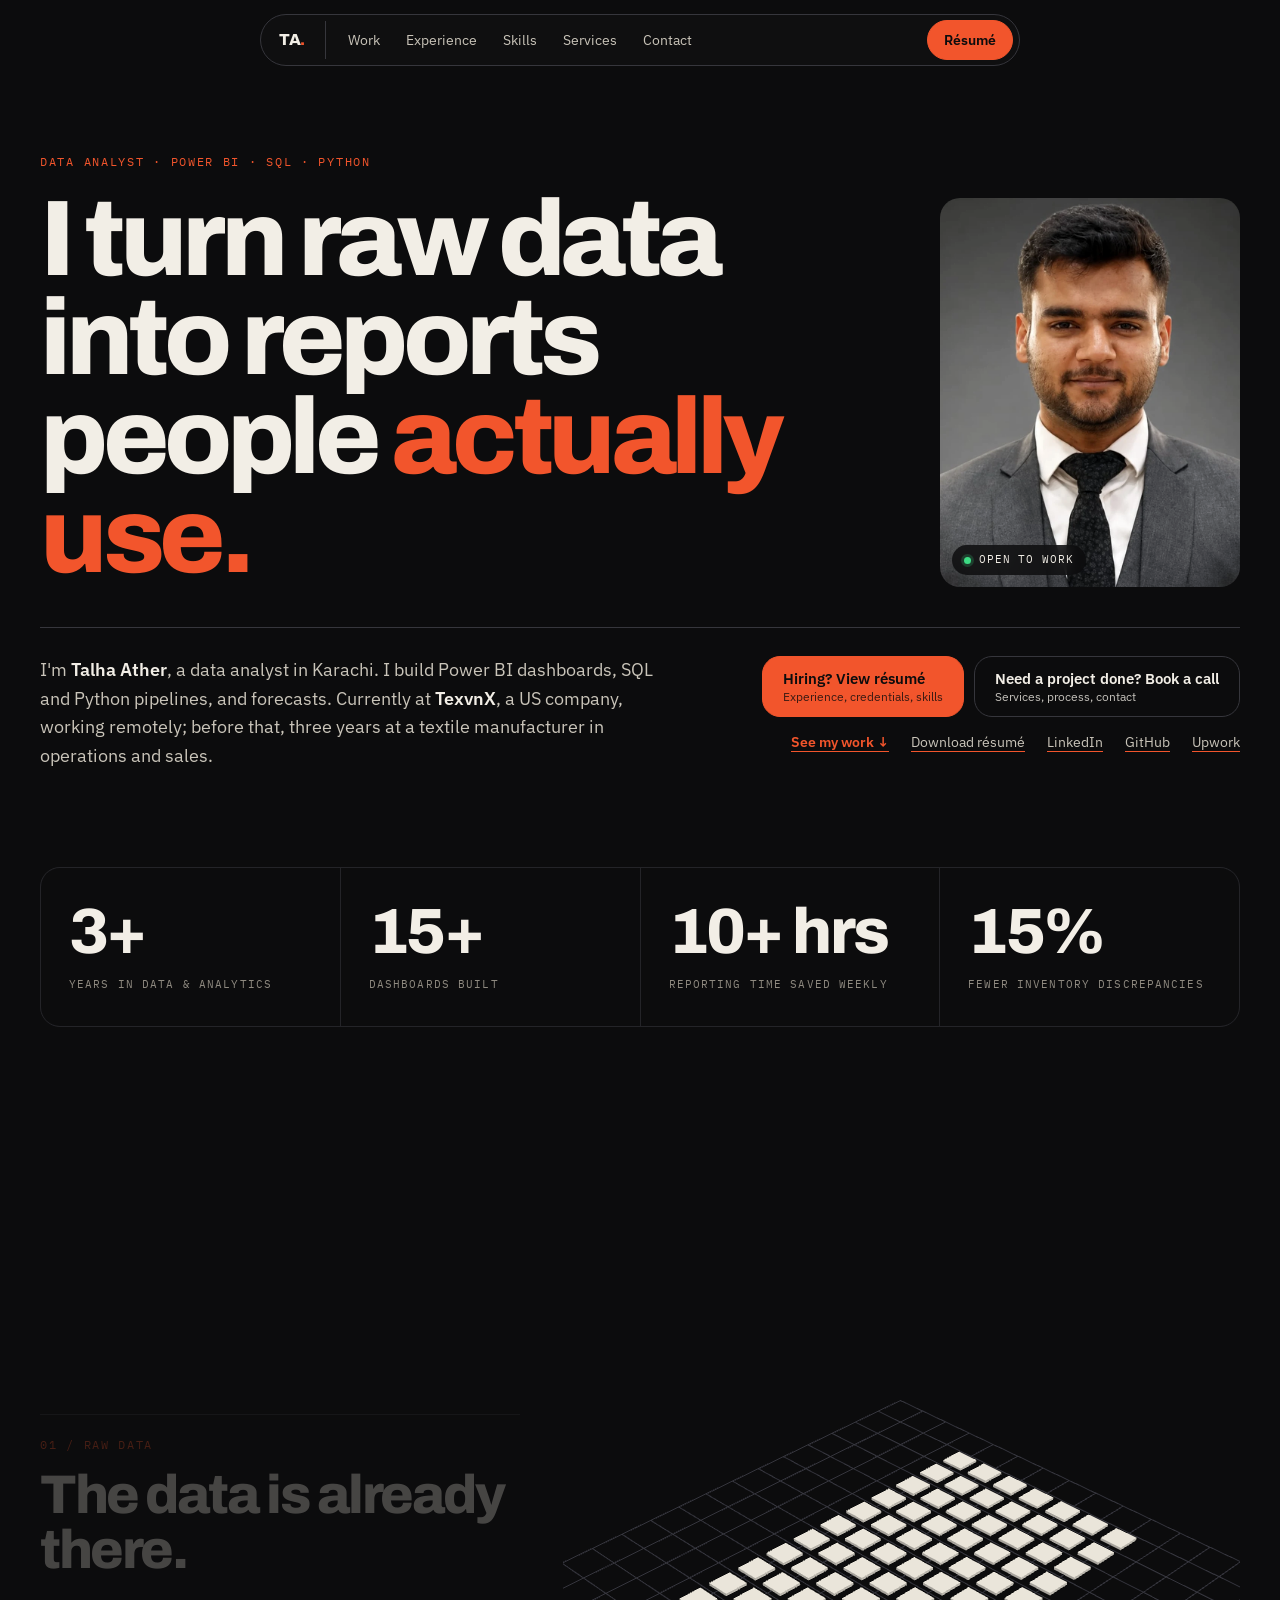
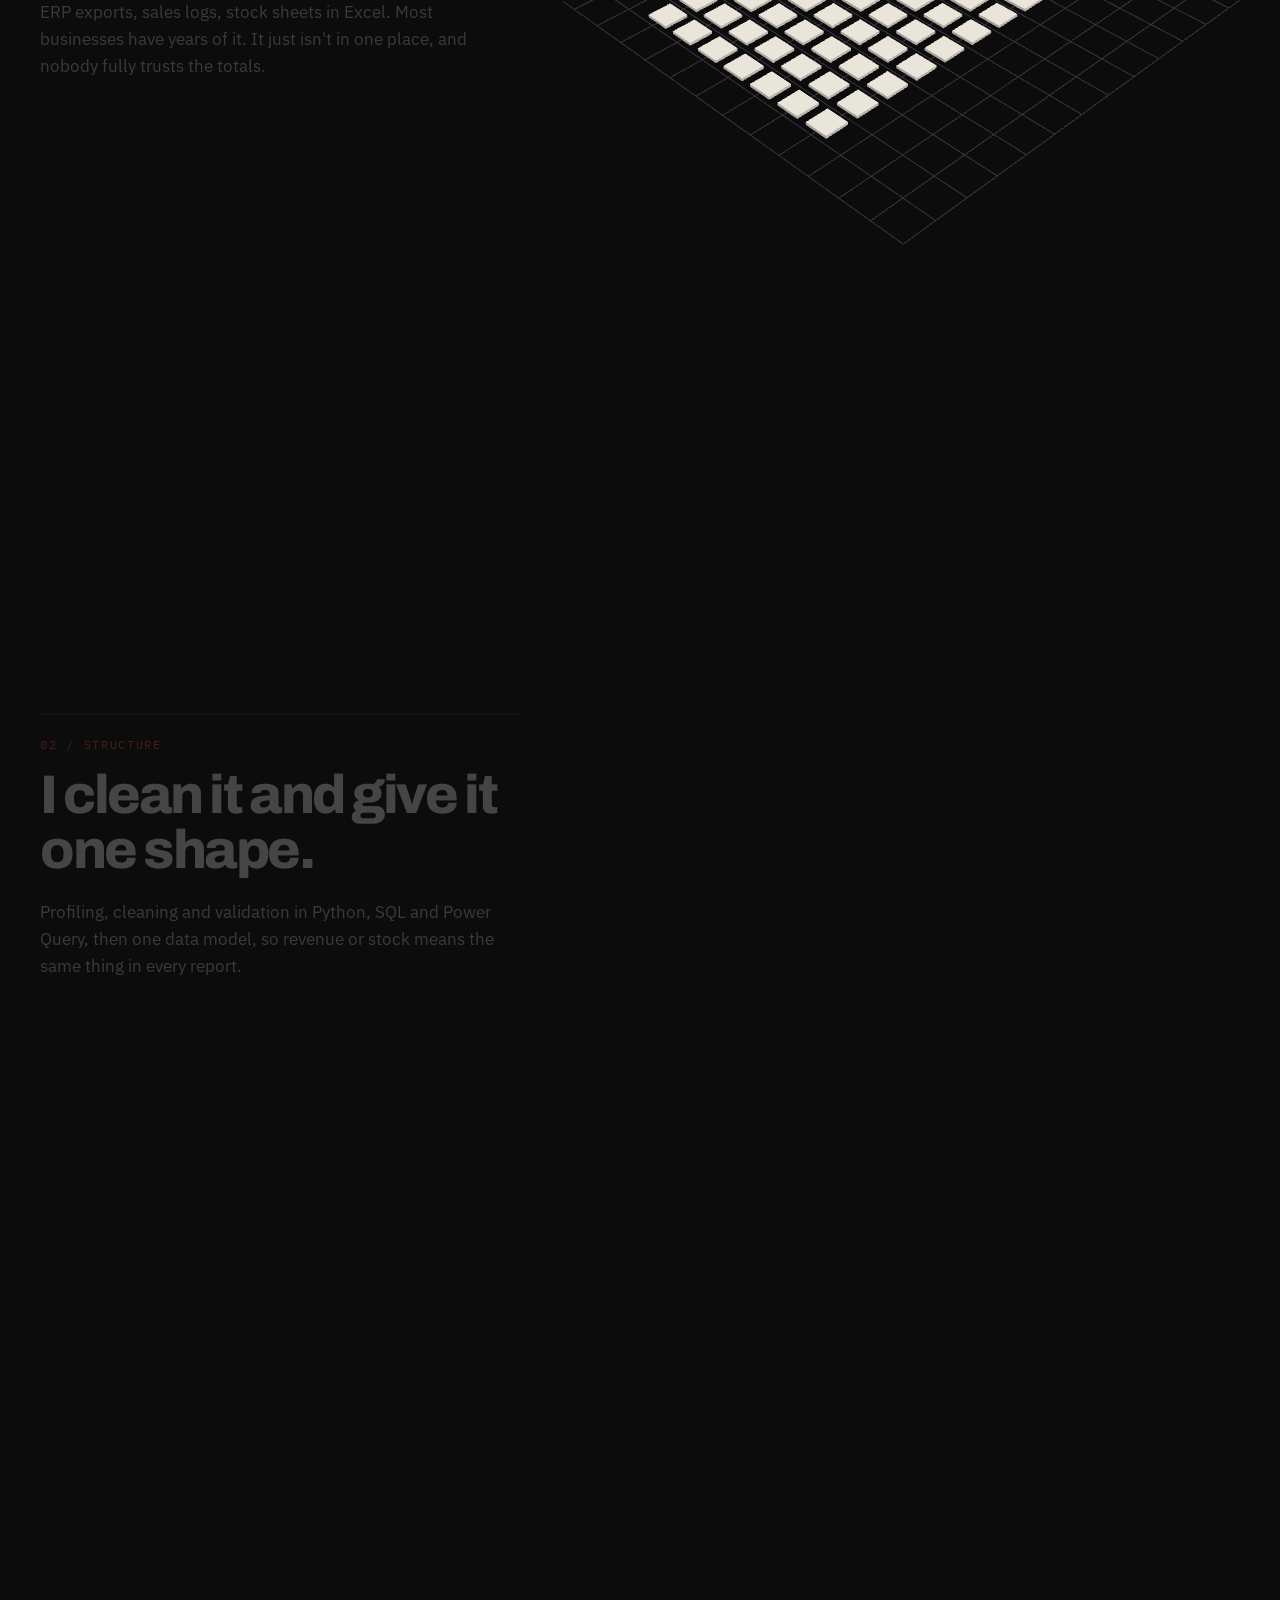
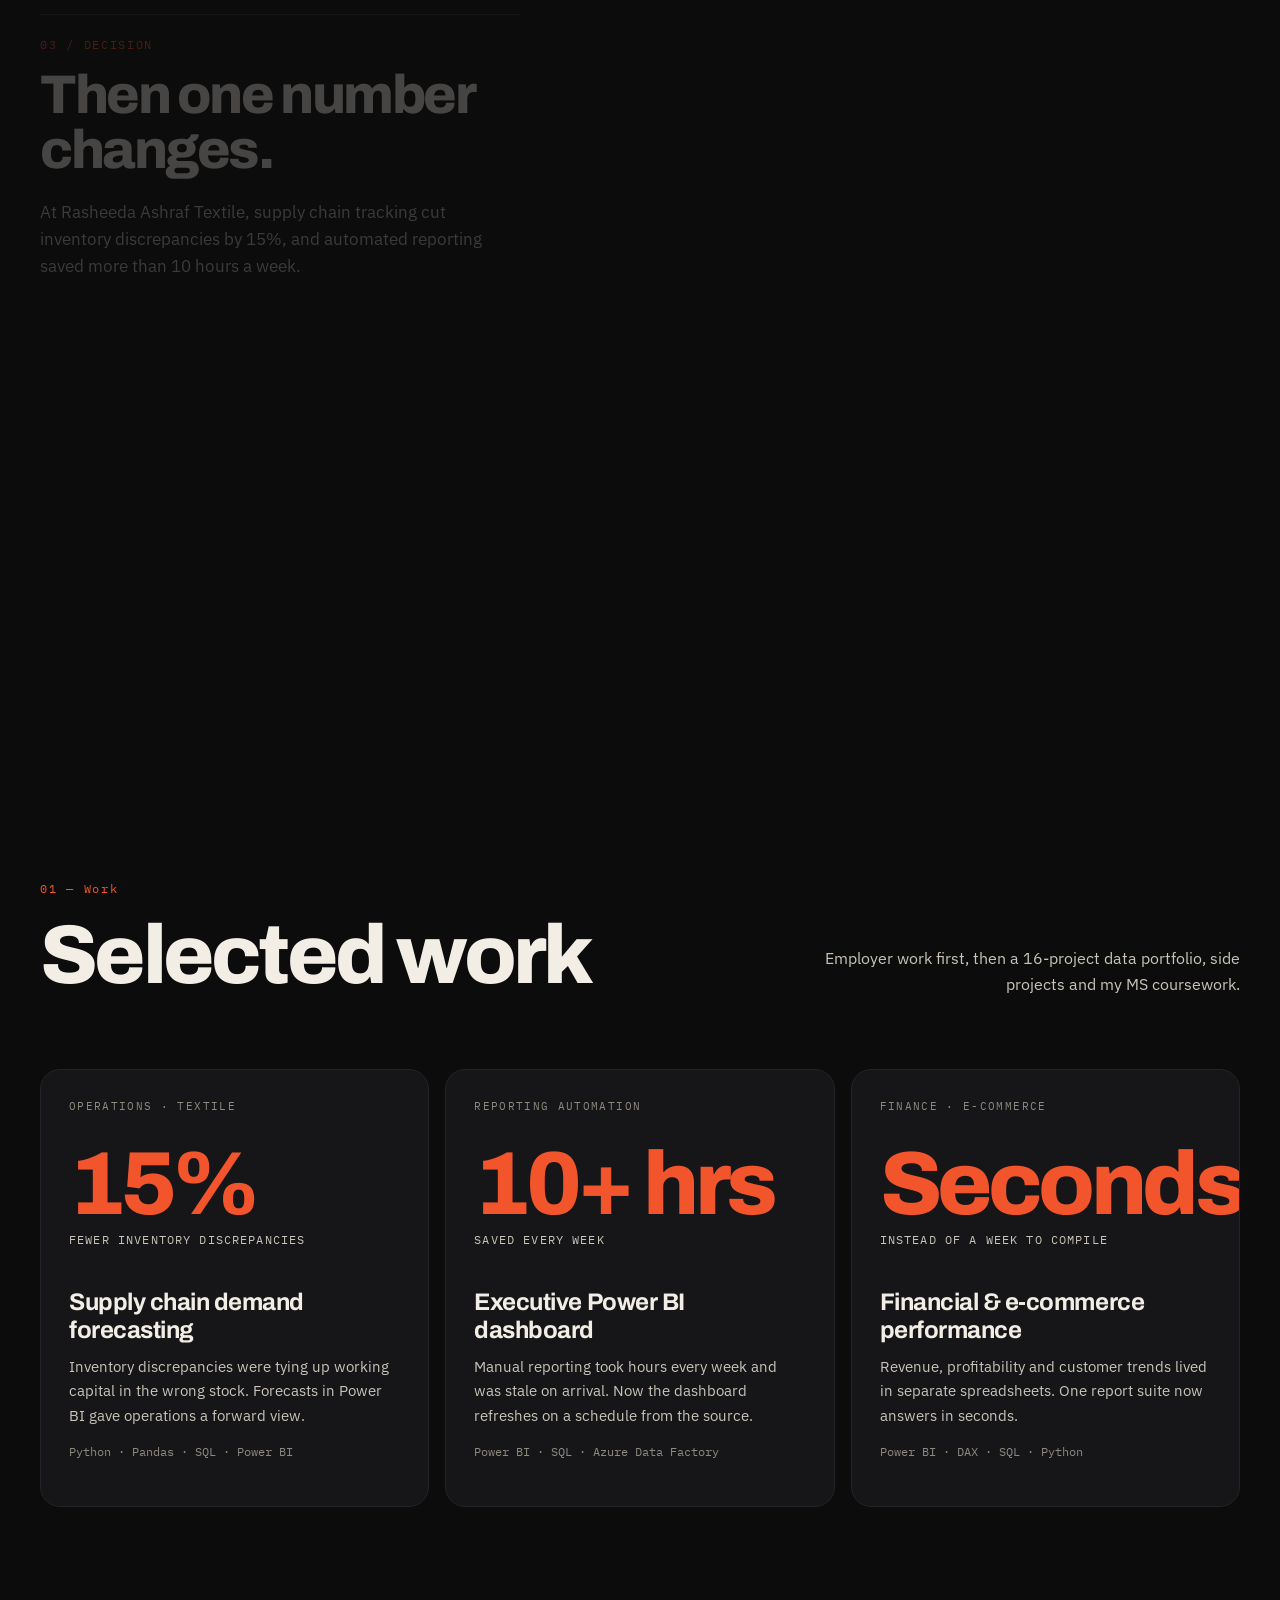
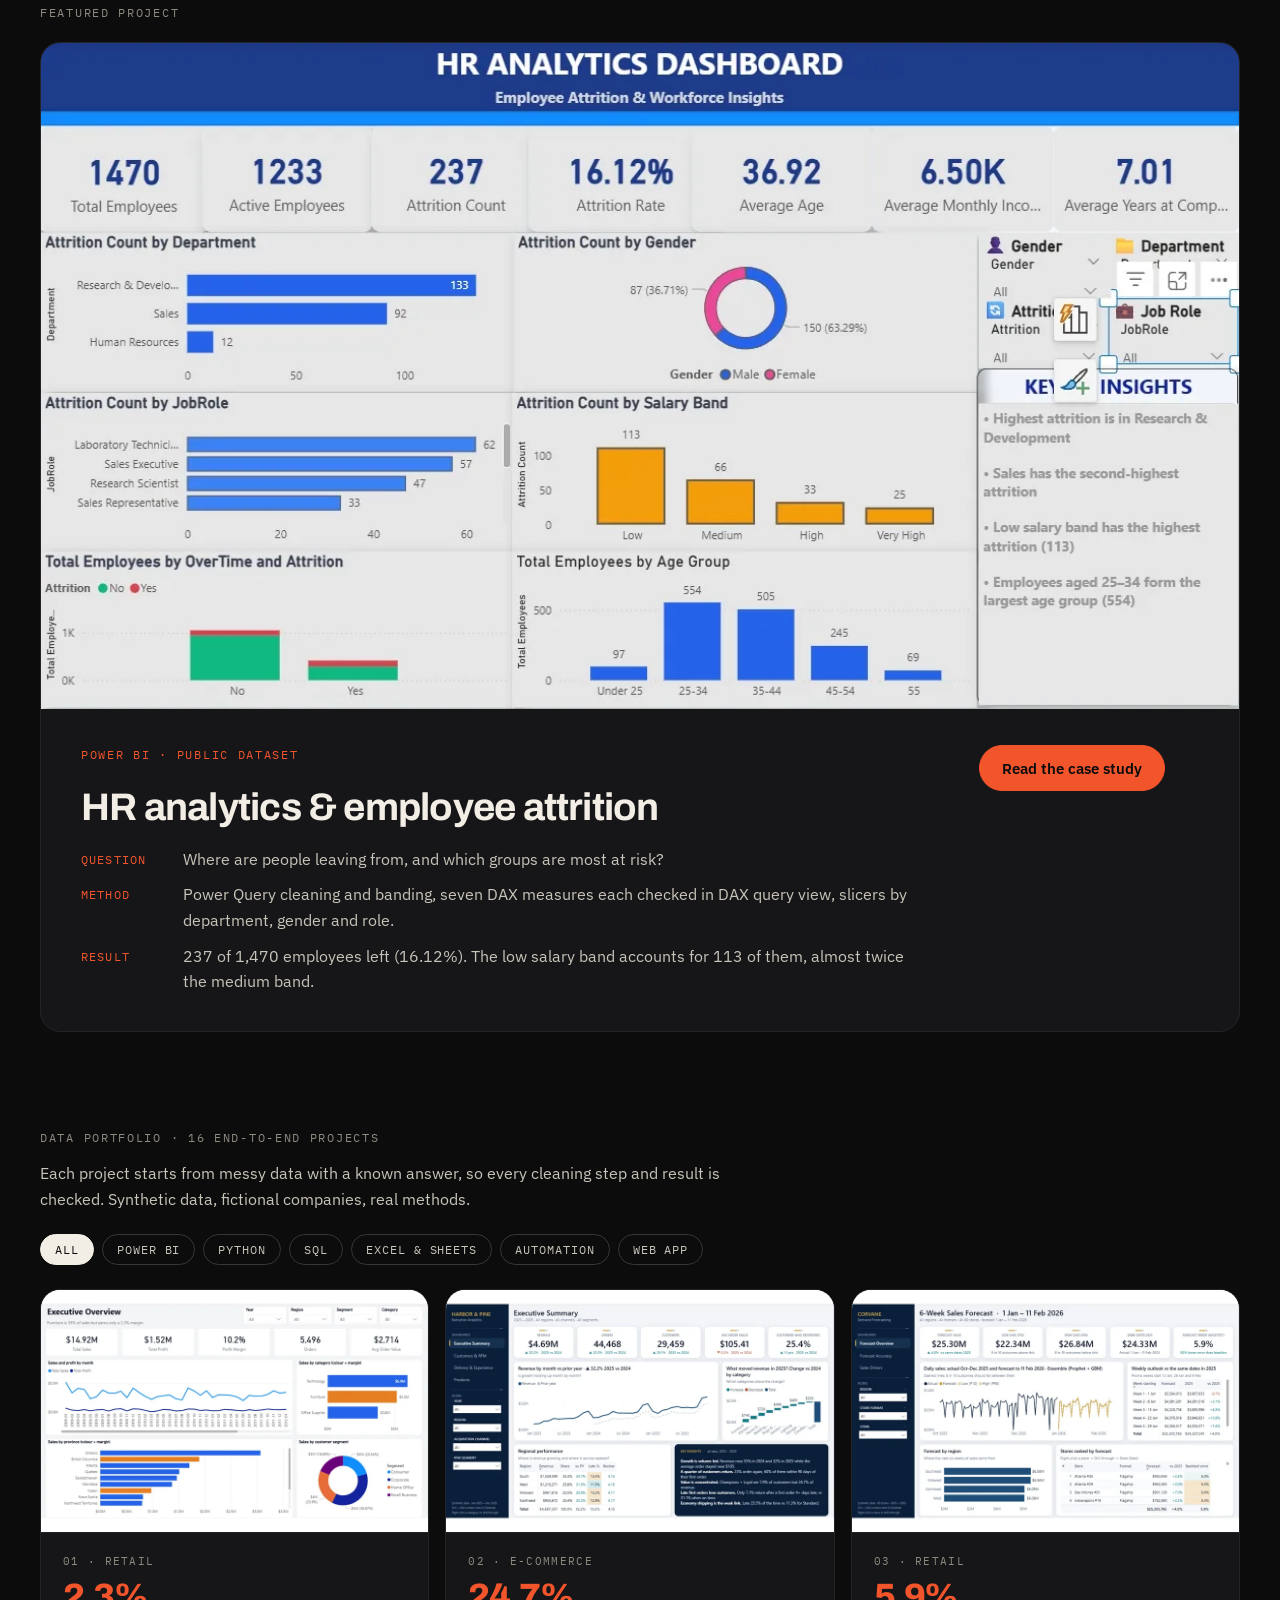
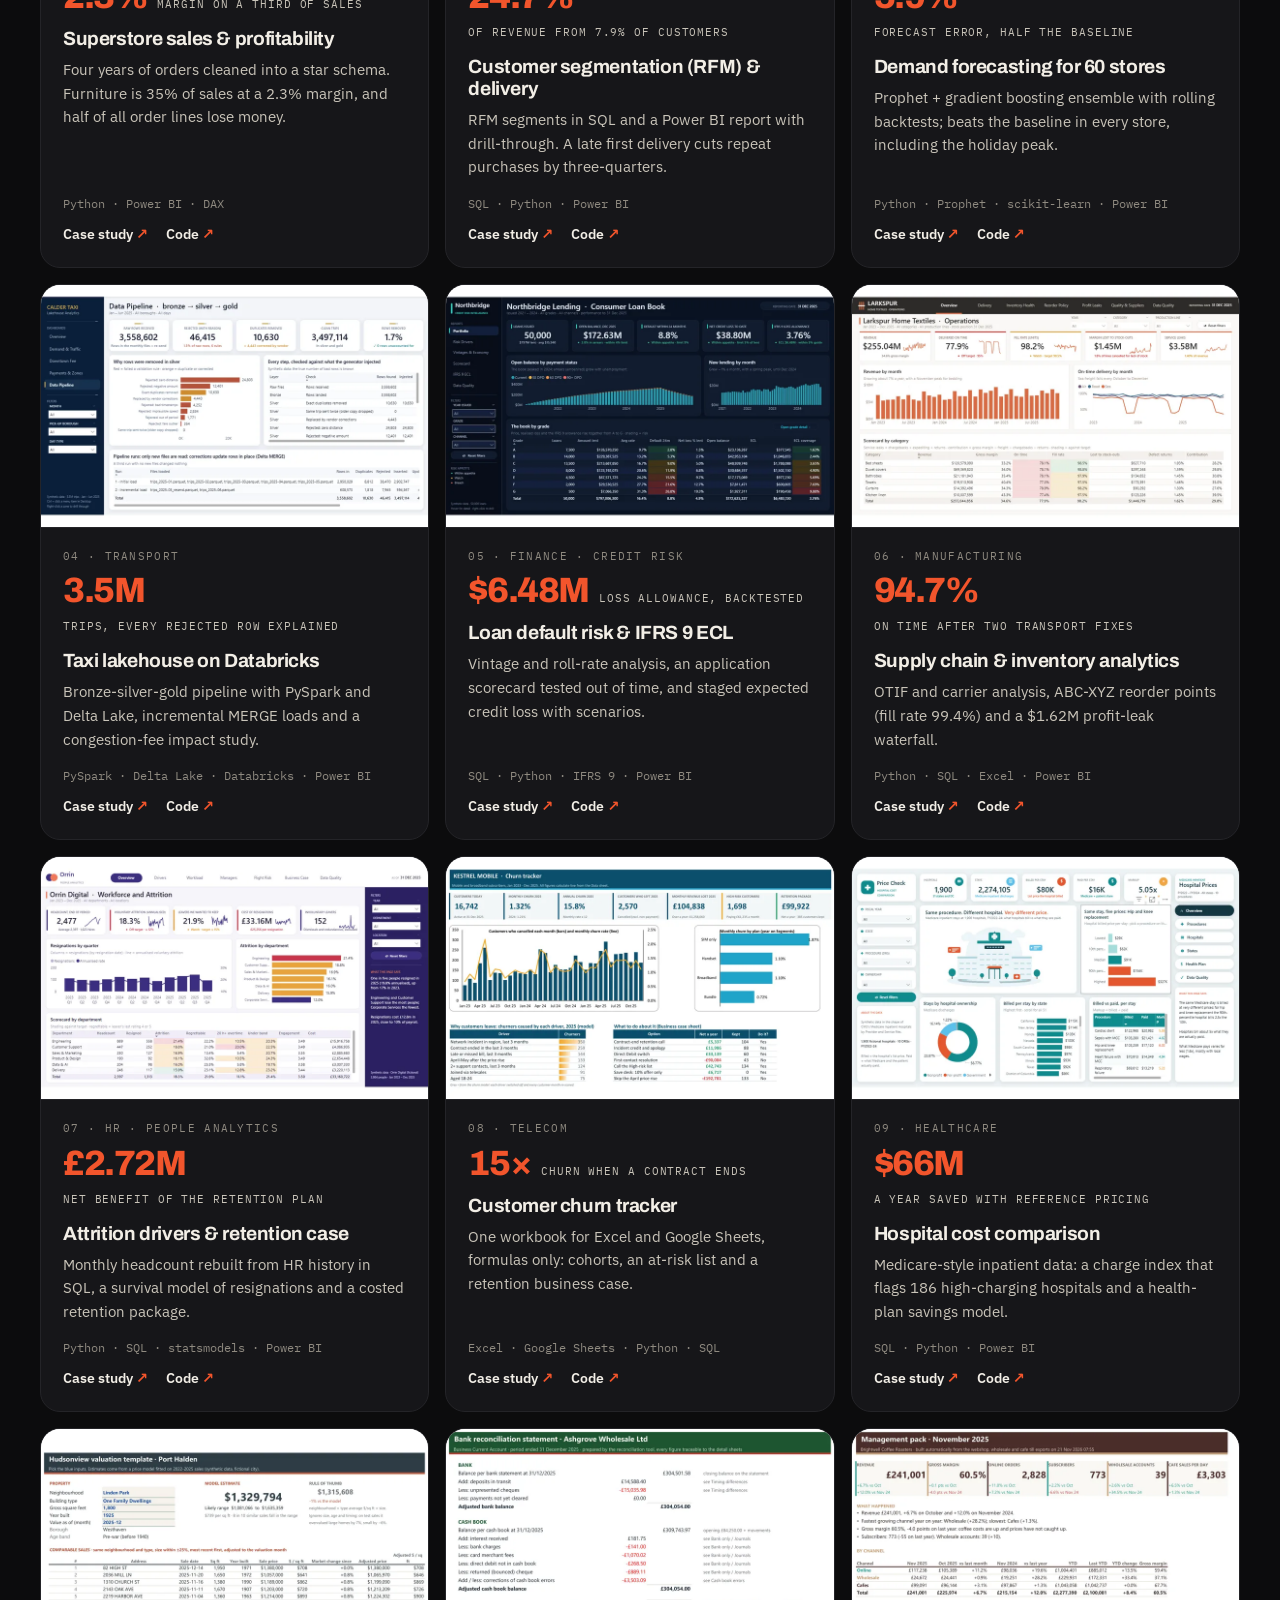
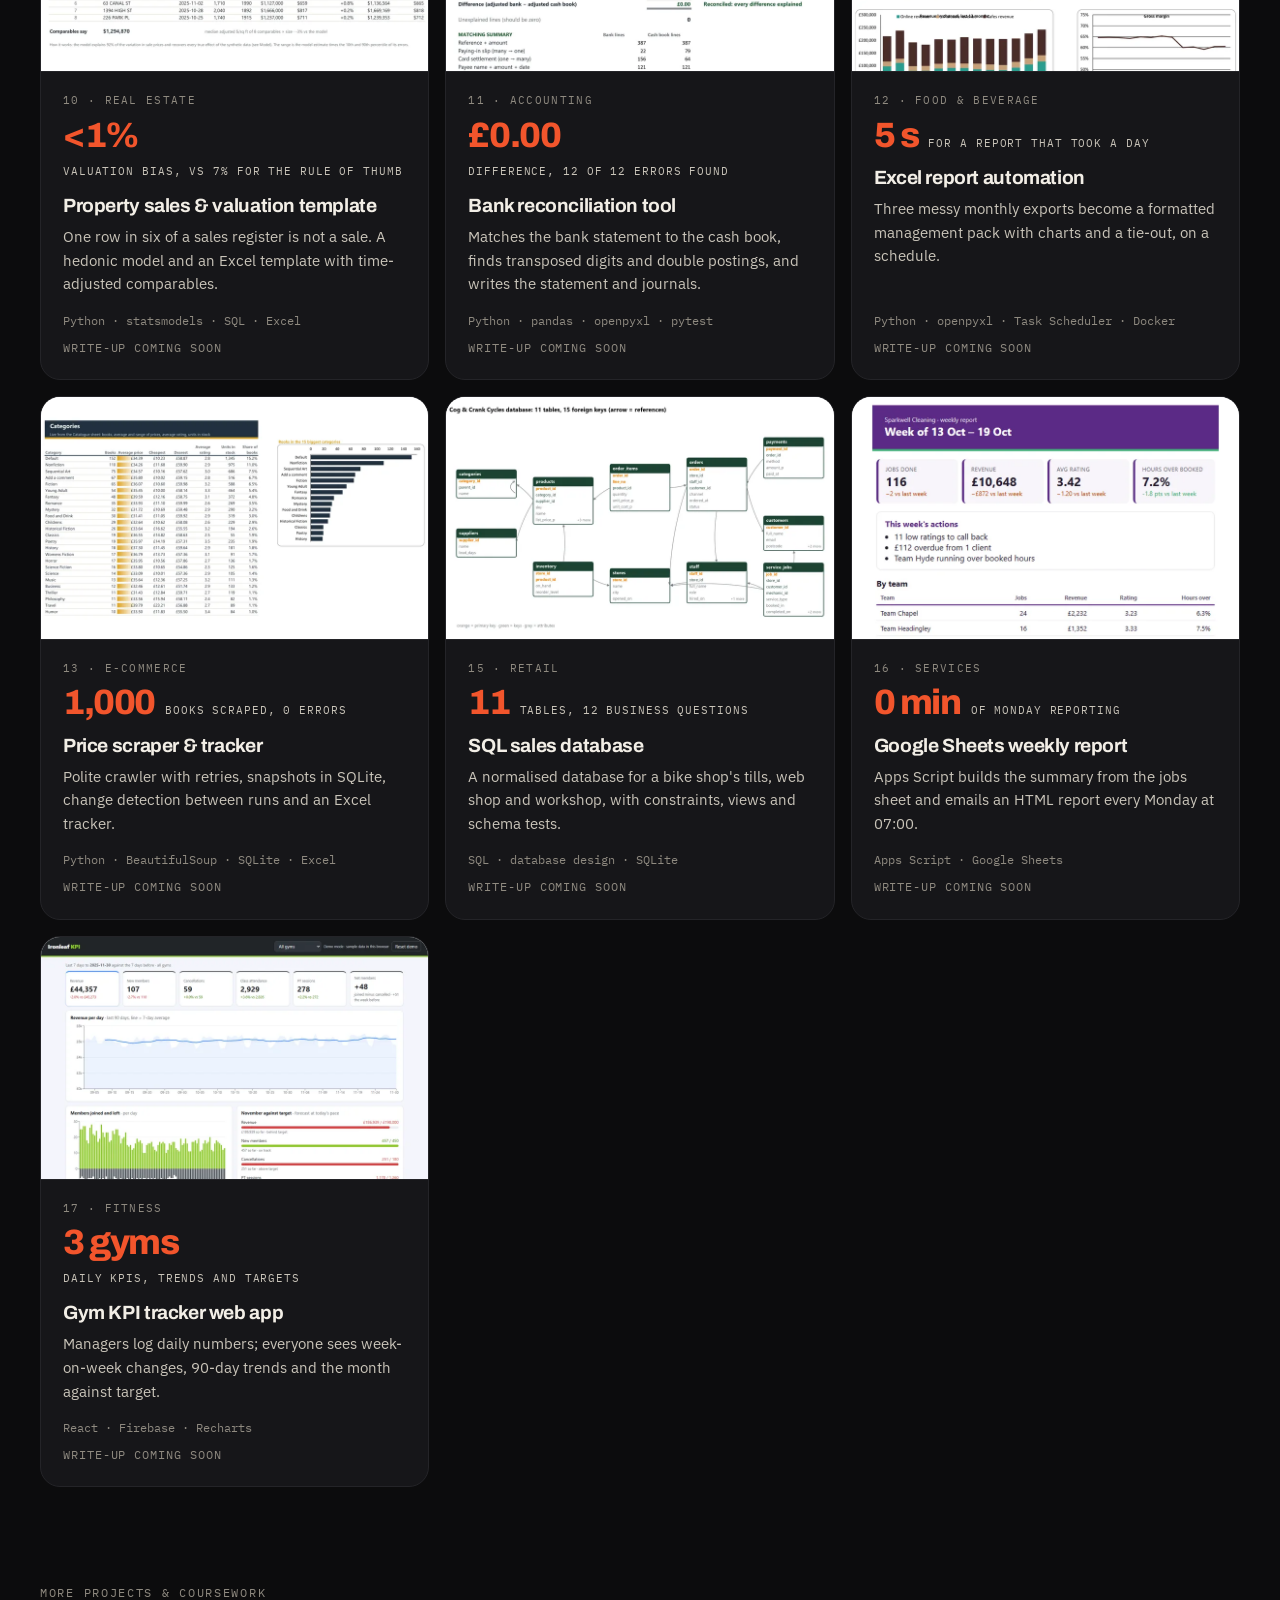
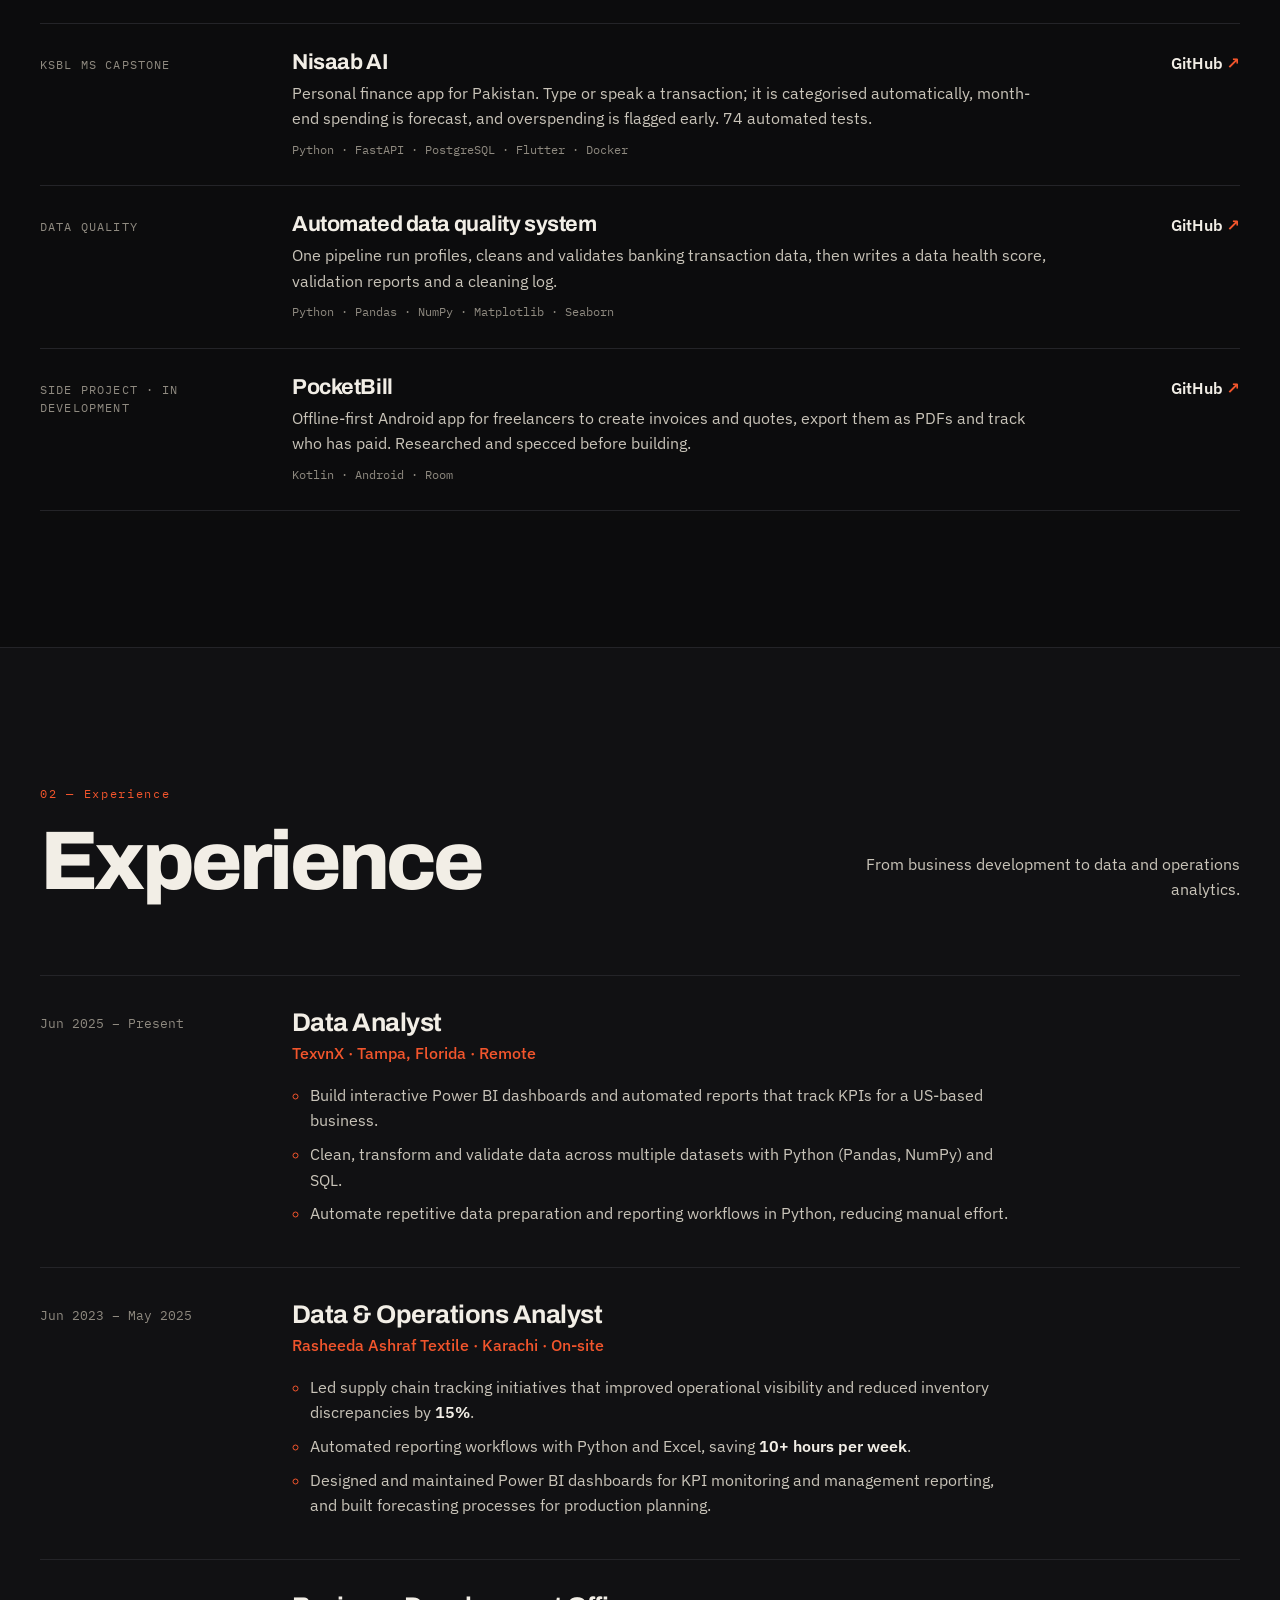
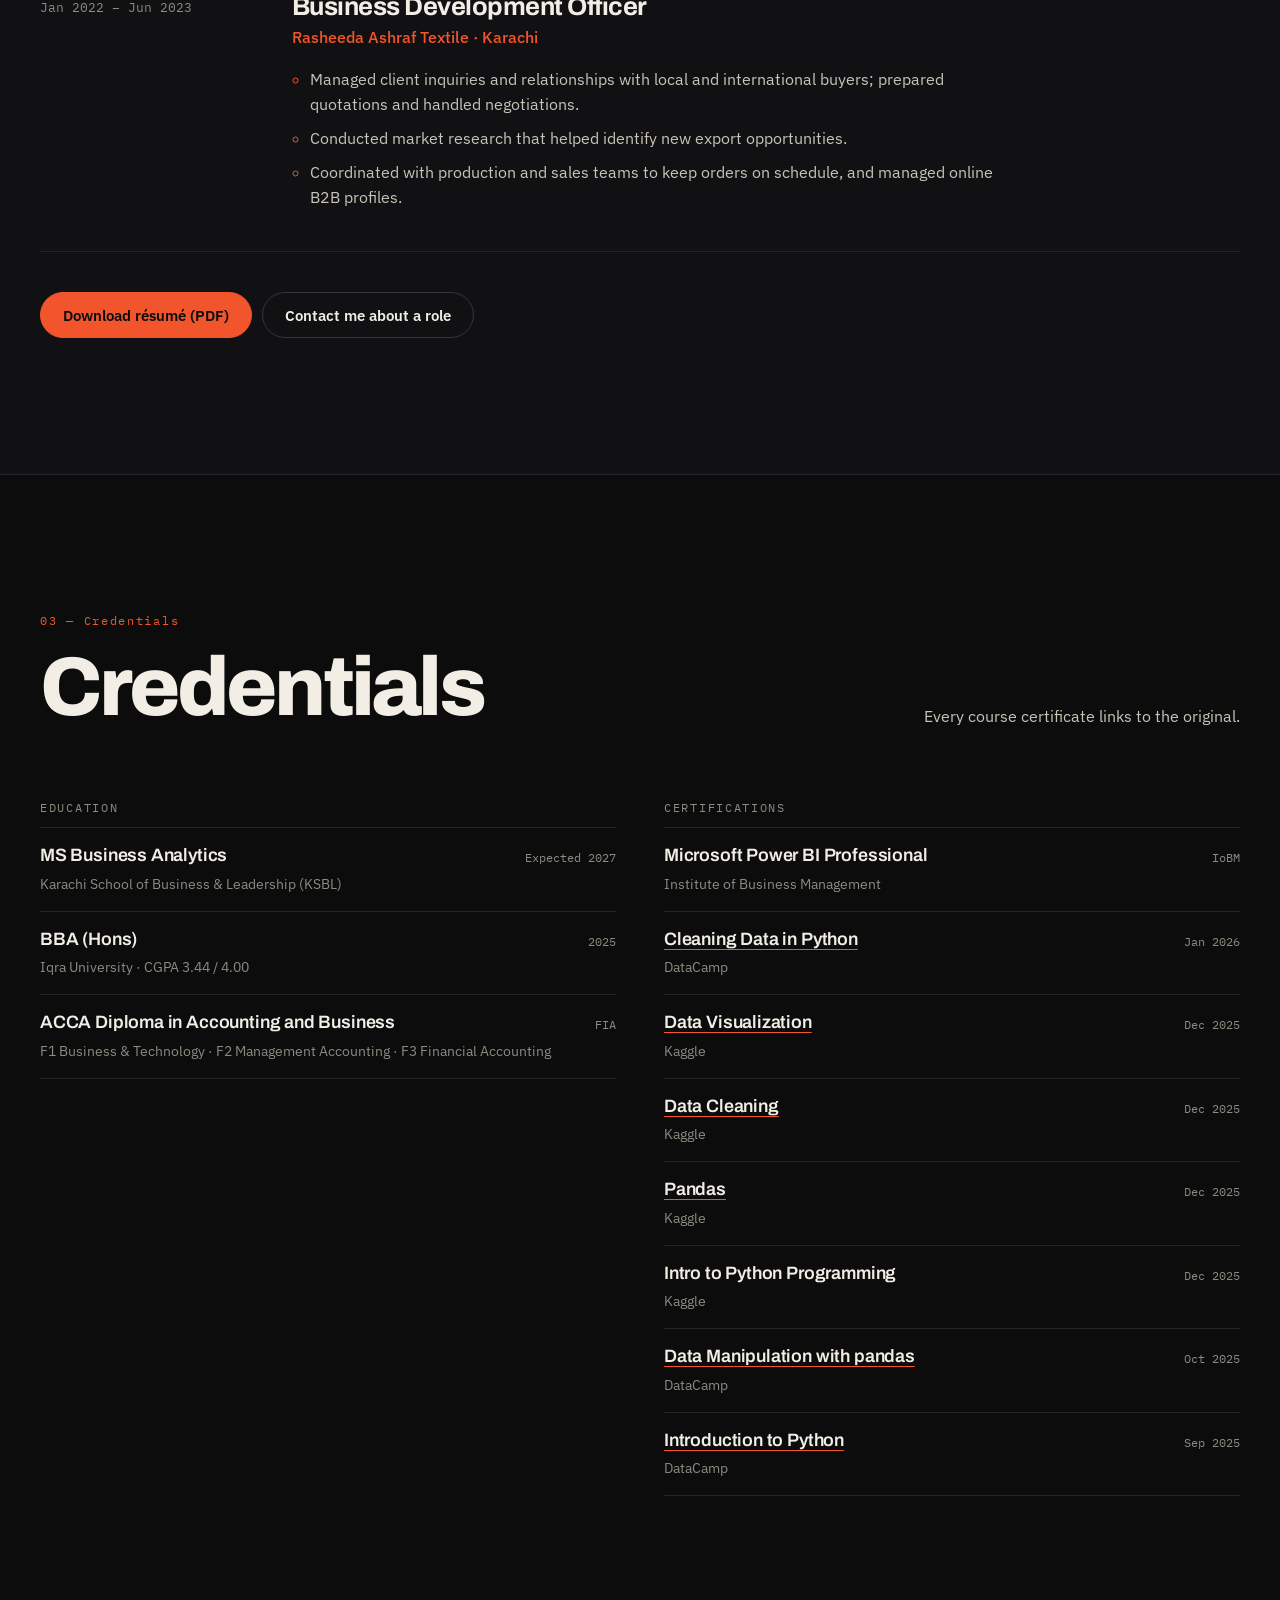
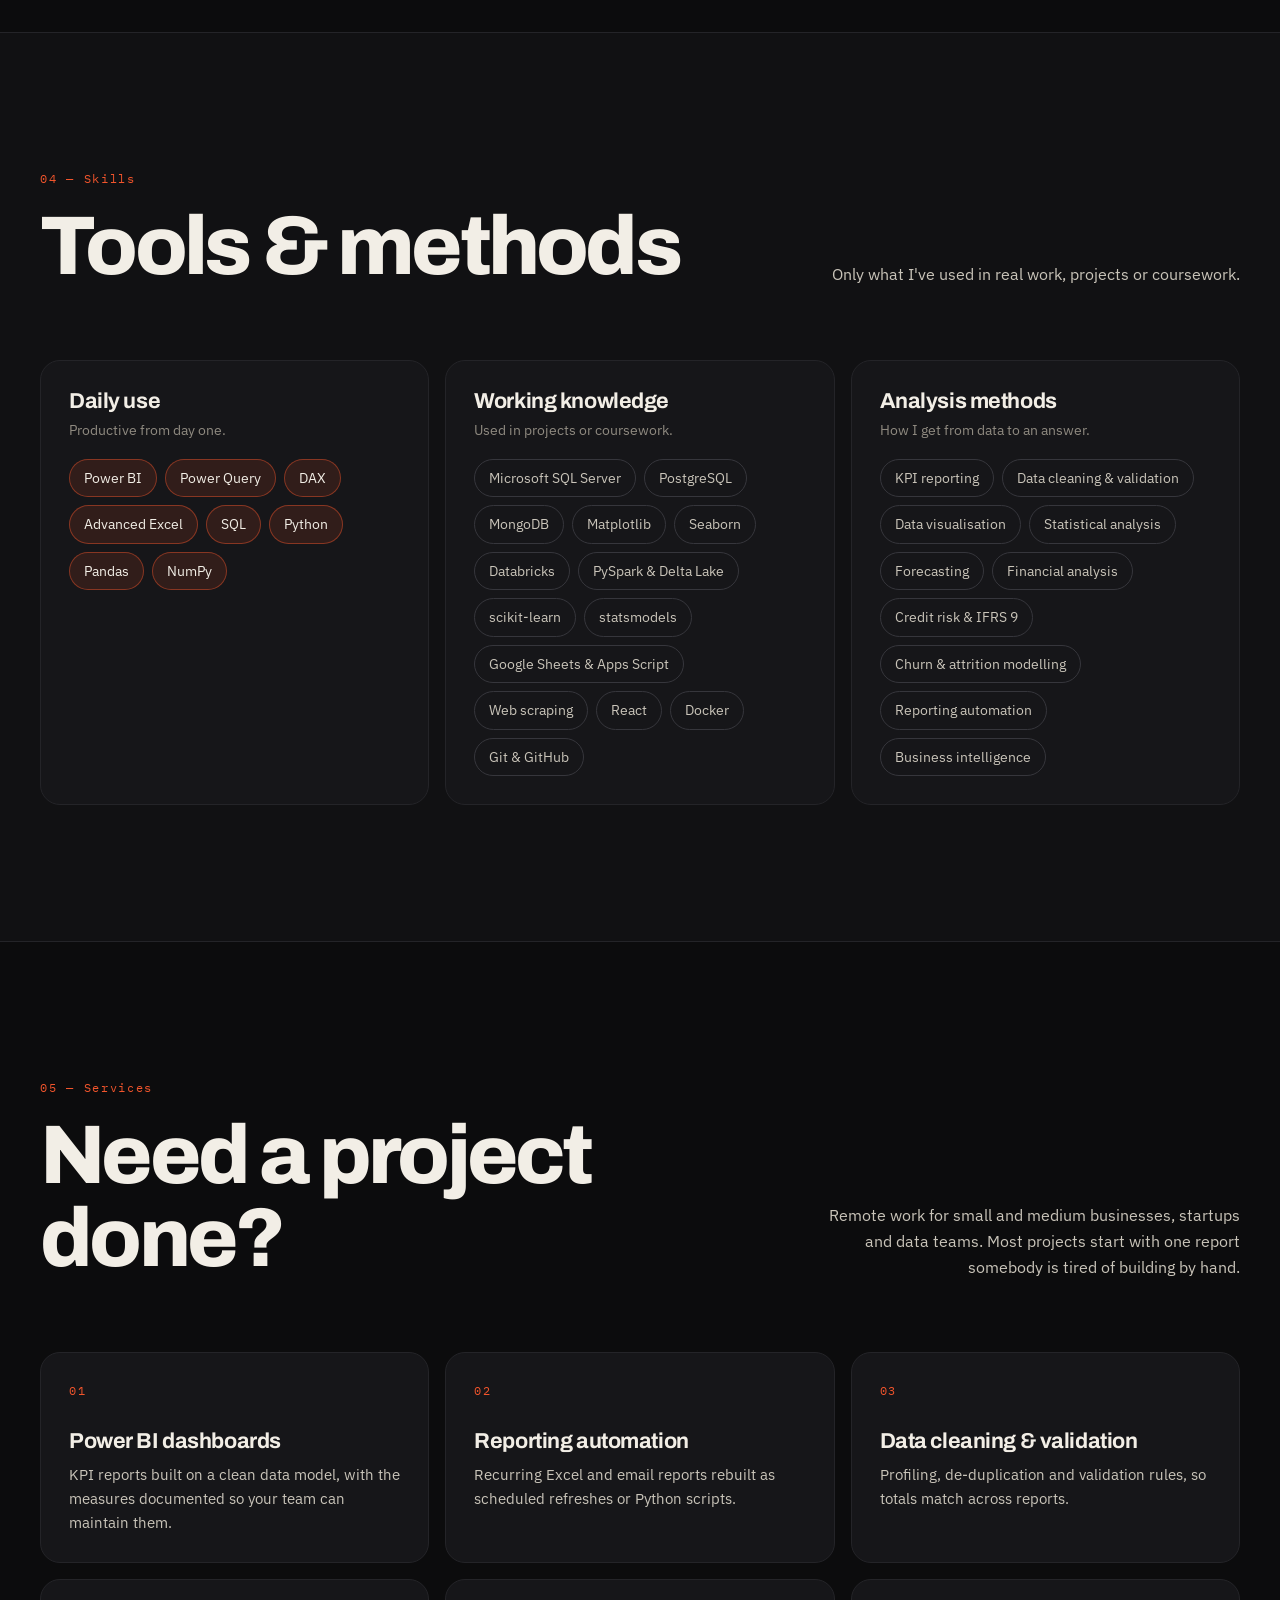
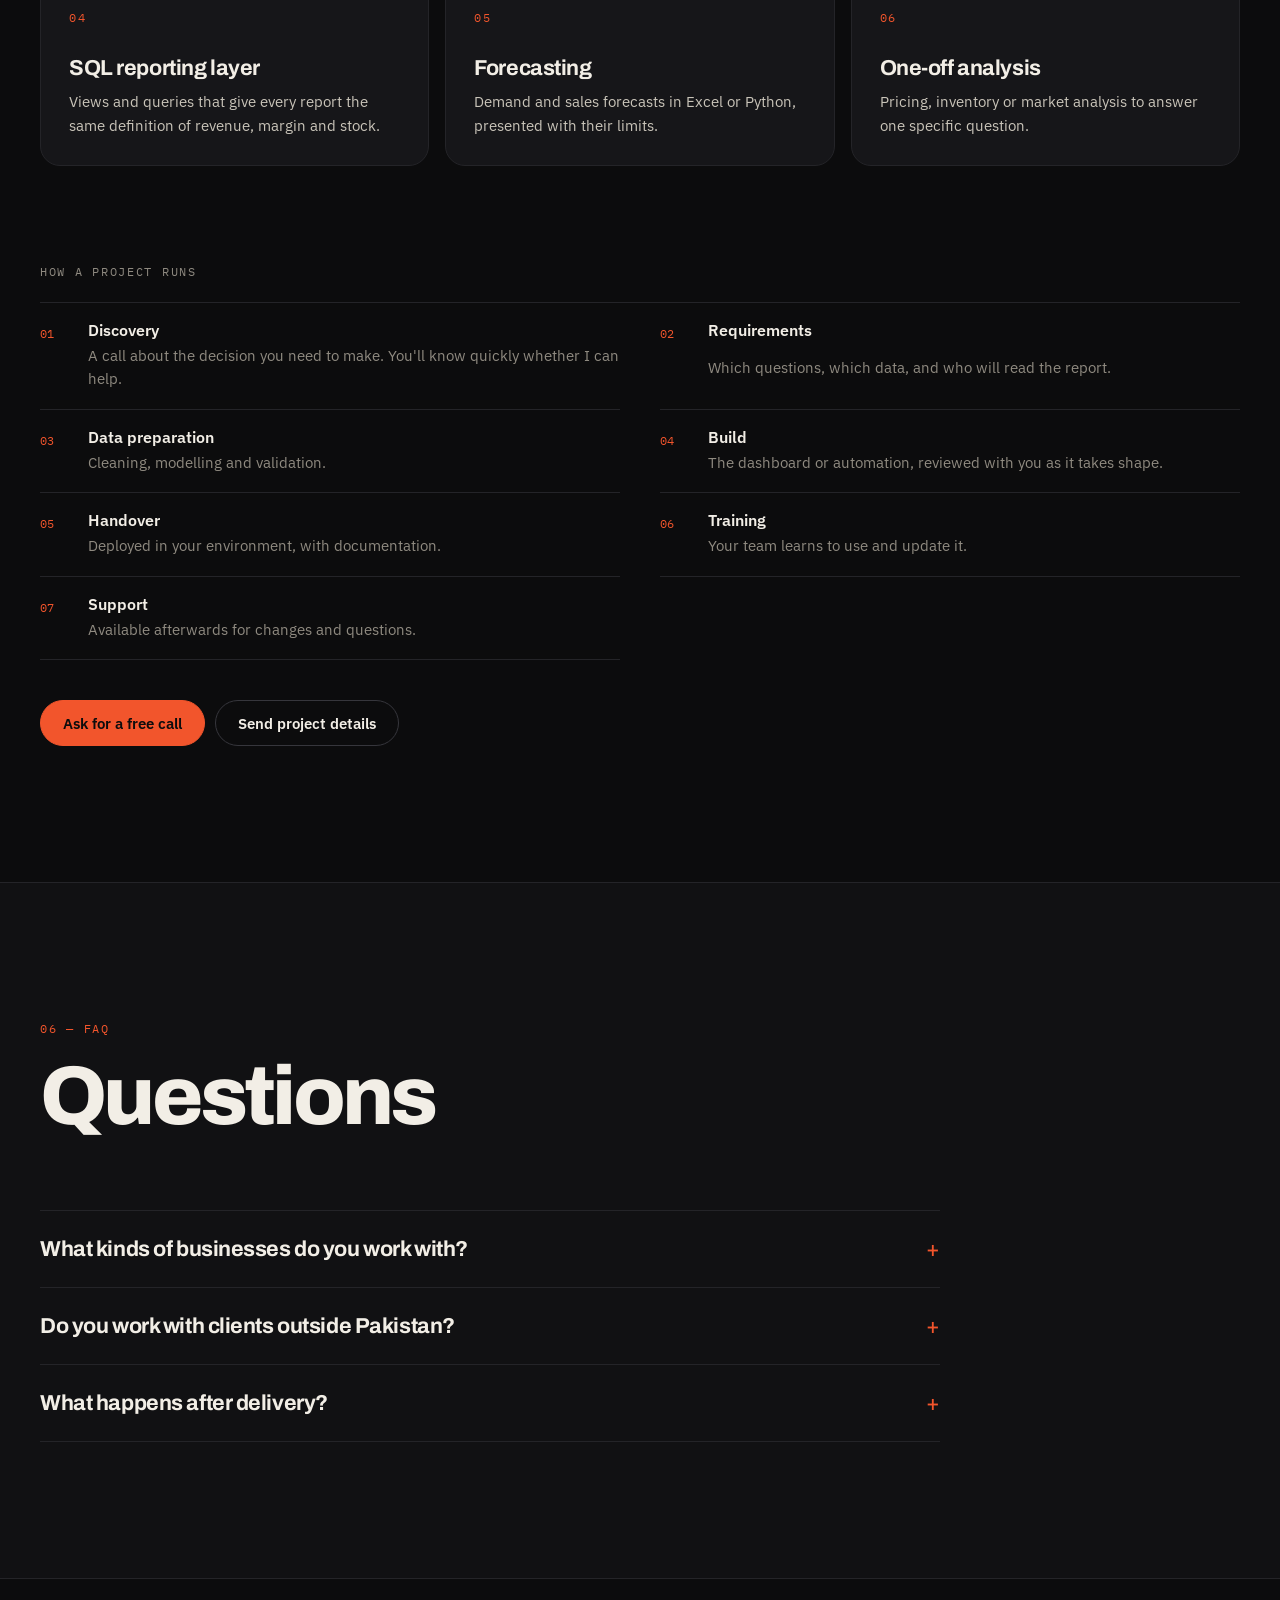
<file: index.html>
<!doctype html>
<html lang="en">
<head>
  <meta charset="utf-8">
  <meta name="viewport" content="width=device-width, initial-scale=1">
  <title>Talha Ather — Data Analyst</title>
  <meta name="description" content="Talha Ather is a data analyst in Karachi who builds Power BI reports, SQL and Python pipelines and forecasts. Open to roles and remote projects.">
  <link rel="canonical" href="https://talhaather.com/">
  <meta name="theme-color" content="#0c0c0d">
  <meta property="og:type" content="website">
  <meta property="og:url" content="https://talhaather.com/">
  <meta property="og:title" content="Talha Ather — Data Analyst">
  <meta property="og:description" content="Data analyst in Karachi: Power BI reports, SQL and Python pipelines, forecasts and automation. 16 end-to-end projects with results.">
  <meta property="og:image" content="https://talhaather.com/assets/og-image.png">
  <meta property="og:image:width" content="1200">
  <meta property="og:image:height" content="630">
  <meta property="og:image:alt" content="Talha Ather, data analyst: I turn raw data into reports people actually use">
  <meta name="twitter:card" content="summary_large_image">
  <link rel="icon" href="/assets/favicon.svg" type="image/svg+xml">
  <link rel="preload" href="/fonts/archivo-var.woff2" as="font" type="font/woff2" crossorigin>
  <link rel="stylesheet" href="/css/styles.css">
  <script>if (/[?&]todo/.test(location.search)) document.documentElement.classList.add("show-todo")</script>
  <!-- US-15: Plausible analytics. Auto-tracks PDF downloads and outbound links; tagged links send named events. -->
  <script defer data-domain="talhaather.com" src="https://plausible.io/js/script.file-downloads.outbound-links.tagged-events.js"></script>
  <script>window.plausible = window.plausible || function () { (window.plausible.q = window.plausible.q || []).push(arguments) }</script>
  <script type="application/ld+json">
  {
    "@context": "https://schema.org",
    "@type": "Person",
    "name": "Talha Ather",
    "jobTitle": "Data Analyst",
    "url": "https://talhaather.com/",
    "image": "https://talhaather.com/assets/talha-ather.webp",
    "email": "mailto:talhaather.freelance@gmail.com",
    "sameAs": [
      "https://www.linkedin.com/in/talha-ather-702497376",
      "https://github.com/talha-ather-pk"
    ]
  }
  </script>
</head>
<body>
  <a class="skip-link" href="#main">Skip to content</a>

  <header class="site-header">
    <div class="container">
      <nav class="nav" aria-label="Main">
        <a class="brand" href="/">TA<span>.</span></a>
        <ul class="nav-links">
          <li><a href="#work">Work</a></li>
          <li><a href="#experience">Experience</a></li>
          <li><a href="#skills">Skills</a></li>
          <li><a href="#services">Services</a></li>
          <li><a href="#contact">Contact</a></li>
        </ul>
        <div class="nav-actions">
          <!-- US-07: resume download in header -->
          <a class="btn btn-primary btn-sm" href="/assets/Talha-Ather-Resume.pdf" download>Résumé</a>
          <button class="menu-toggle" type="button" aria-expanded="false" aria-controls="mobile-menu" aria-label="Open menu">
            <svg width="18" height="18" viewBox="0 0 24 24" fill="none" stroke="currentColor" stroke-width="2" stroke-linecap="round" aria-hidden="true"><path d="M4 8h16M4 16h16"/></svg>
          </button>
        </div>
      </nav>
      <div class="mobile-menu" id="mobile-menu">
        <a href="#work">Work</a>
        <a href="#experience">Experience</a>
        <a href="#education">Credentials</a>
        <a href="#skills">Skills</a>
        <a href="#services">Services</a>
        <a href="#contact">Contact</a>
      </div>
    </div>
  </header>

  <main id="main">
    <!-- Hero -->
    <section class="hero" id="hero" aria-label="Introduction">
      <div class="container">
        <span class="kicker">Data Analyst · Power BI · SQL · Python</span>
        <div class="hero-grid">
          <h1>I turn raw data into reports people <em>actually use.</em></h1>
          <figure class="portrait">
            <img src="/assets/talha-ather.webp" alt="Portrait of Talha Ather" width="397" height="515" fetchpriority="high">
            <figcaption>Open to work</figcaption>
          </figure>
        </div>
        <div class="hero-foot">
          <p class="intro">I'm <strong>Talha Ather</strong>, a data analyst in Karachi. I build Power BI dashboards, SQL and Python pipelines, and forecasts. Currently at <strong>TexvnX</strong>, a US company, working remotely; before that, three years at a textile manufacturer in operations and sales.</p>
          <div>
            <!-- US-08: two entry points -->
            <div class="audience">
              <a class="btn btn-primary" href="#experience" data-intent="hiring">
                Hiring? View résumé
                <small>Experience, credentials, skills</small>
              </a>
              <a class="btn btn-outline" href="#services" data-intent="project">
                Need a project done? Book a call
                <small>Services, process, contact</small>
              </a>
            </div>
            <div class="hero-meta">
              <a class="jump" href="#work">See my work ↓</a>
              <a href="/assets/Talha-Ather-Resume.pdf" download>Download résumé</a>
              <a href="https://www.linkedin.com/in/talha-ather-702497376" target="_blank" rel="noopener">LinkedIn</a>
              <a href="https://github.com/talha-ather-pk" target="_blank" rel="noopener">GitHub</a>
              <a href="https://www.upwork.com/freelancers/~01da74f8f9f4611503" target="_blank" rel="noopener" class="plausible-event-name=Upwork+Click">Upwork</a>
            </div>
          </div>
        </div>
      </div>
    </section>

    <!-- US-03: real values are in the markup, so they never show "0" -->
    <section class="figures" aria-label="Key figures">
      <div class="container">
        <div class="figures-grid">
          <div class="figure"><div class="stat-value" data-count="3" data-suffix="+">3+</div><div class="stat-label">Years in data &amp; analytics</div></div>
          <div class="figure"><div class="stat-value" data-count="15" data-suffix="+">15+</div><div class="stat-label">Dashboards built</div></div>
          <div class="figure"><div class="stat-value" data-count="10" data-suffix="+ hrs">10+ hrs</div><div class="stat-label">Reporting time saved weekly</div></div>
          <div class="figure"><div class="stat-value" data-count="15" data-suffix="%">15%</div><div class="stat-label">Fewer inventory discrepancies</div></div>
        </div>
      </div>
    </section>

    <!-- Scroll story: the 3D sculpture (js/scene.js) follows the three steps -->
    <section class="story-section" aria-label="How I work">
      <div class="container">
        <div class="story" id="story">
          <div class="story-visual" aria-hidden="true">
            <div class="sticky"><canvas></canvas></div>
          </div>
          <div class="story-step s1">
            <div class="step-card">
              <span class="mono">01 / Raw data</span>
              <h2>The data is already there.</h2>
              <p>ERP exports, sales logs, stock sheets in Excel. Most businesses have years of it. It just isn't in one place, and nobody fully trusts the totals.</p>
            </div>
          </div>
          <div class="story-step s2">
            <div class="step-card">
              <span class="mono">02 / Structure</span>
              <h2>I clean it and give it one shape.</h2>
              <p>Profiling, cleaning and validation in Python, SQL and Power Query, then one data model, so revenue or stock means the same thing in every report.</p>
            </div>
          </div>
          <div class="story-step s3">
            <div class="step-card">
              <span class="mono">03 / Decision</span>
              <h2>Then one number changes.</h2>
              <p>At Rasheeda Ashraf Textile, supply chain tracking cut inventory discrepancies by 15%, and automated reporting saved more than 10 hours a week.</p>
            </div>
          </div>
        </div>
      </div>
    </section>

    <!-- US-04 / US-09 / US-11: work -->
    <section id="work">
      <div class="container">
        <header class="section-head">
          <div><span class="num">01 — Work</span><h2>Selected work</h2></div>
          <p>Employer work first, then a 16-project data portfolio, side projects and my MS coursework.</p>
        </header>

        <div class="tiles">
          <article class="tile">
            <span class="meta">Operations · Textile</span>
            <div class="result">15%</div>
            <span class="result-label">Fewer inventory discrepancies</span>
            <h3><a href="/case-studies/supply-chain-forecasting.html">Supply chain demand forecasting</a></h3>
            <p>Inventory discrepancies were tying up working capital in the wrong stock. Forecasts in Power BI gave operations a forward view.</p>
            <div class="tools">Python · Pandas · SQL · Power BI</div>
            <div class="links">
              <!-- Fill href with a real URL to show; empty = hidden -->
              <a class="arrow-link" href="" target="_blank" rel="noopener">Source code</a>
              <a class="arrow-link" href="" target="_blank" rel="noopener">Live demo</a>
            </div>
          </article>
          <article class="tile">
            <span class="meta">Reporting automation</span>
            <div class="result">10+ hrs</div>
            <span class="result-label">Saved every week</span>
            <h3><a href="/case-studies/executive-dashboard.html">Executive Power BI dashboard</a></h3>
            <p>Manual reporting took hours every week and was stale on arrival. Now the dashboard refreshes on a schedule from the source.</p>
            <div class="tools">Power BI · SQL · Azure Data Factory</div>
            <div class="links">
              <a class="arrow-link" href="" target="_blank" rel="noopener">Source code</a>
              <a class="arrow-link" href="" target="_blank" rel="noopener">Live demo</a>
            </div>
          </article>
          <article class="tile">
            <span class="meta">Finance · E-commerce</span>
            <div class="result">Seconds</div>
            <span class="result-label">Instead of a week to compile</span>
            <h3><a href="/case-studies/financial-ecommerce-analysis.html">Financial &amp; e-commerce performance</a></h3>
            <p>Revenue, profitability and customer trends lived in separate spreadsheets. One report suite now answers in seconds.</p>
            <div class="tools">Power BI · DAX · SQL · Python</div>
            <div class="links">
              <a class="arrow-link" href="" target="_blank" rel="noopener">Source code</a>
              <a class="arrow-link" href="" target="_blank" rel="noopener">Live demo</a>
            </div>
          </article>
        </div>

        <div id="projects">
          <p class="subhead">Featured project</p>
          <article class="showcase">
            <a class="showcase-img" href="/case-studies/hr-attrition.html" aria-label="Open the HR attrition case study">
              <img src="/assets/screenshots/hr-attrition-dashboard.webp" alt="HR attrition dashboard in Power BI: 1,470 employees, 237 leavers, 16.12% attrition rate, with breakdowns by department, gender, job role, salary band, overtime and age group" width="1178" height="655" loading="lazy">
            </a>
            <div class="showcase-body">
              <div>
                <span class="kicker">Power BI · public dataset</span>
                <h3><a href="/case-studies/hr-attrition.html">HR analytics &amp; employee attrition</a></h3>
                <dl class="facts">
                  <div><dt>Question</dt><dd>Where are people leaving from, and which groups are most at risk?</dd></div>
                  <div><dt>Method</dt><dd>Power Query cleaning and banding, seven DAX measures each checked in DAX query view, slicers by department, gender and role.</dd></div>
                  <div><dt>Result</dt><dd>237 of 1,470 employees left (16.12%). The low salary band accounts for 113 of them, almost twice the medium band.</dd></div>
                </dl>
              </div>
              <div class="proof">
                <a class="btn btn-primary" href="/case-studies/hr-attrition.html">Read the case study</a>
                <!-- Fill href with a real URL to show; empty = hidden -->
                <a class="btn btn-outline" href="" target="_blank" rel="noopener">Download .pbix</a>
                <a class="btn btn-outline" href="" target="_blank" rel="noopener">Live report</a>
              </div>
            </div>
          </article>

          <!-- DATA-PORTFOLIO:START (generated by tools/build_projects.py; edit the list there) -->
          <div id="data-portfolio">
            <p class="subhead">Data portfolio · 16 end-to-end projects</p>
            <p class="pgrid-intro">Each project starts from messy data with a known answer, so every cleaning step and result is checked. Synthetic data, fictional companies, real methods.</p>
            <div class="pfilter" role="group" aria-label="Filter projects by skill">
              <button type="button" data-filter="all" aria-pressed="true">All</button>
              <button type="button" data-filter="powerbi" aria-pressed="false">Power BI</button>
              <button type="button" data-filter="python" aria-pressed="false">Python</button>
              <button type="button" data-filter="sql" aria-pressed="false">SQL</button>
              <button type="button" data-filter="excel" aria-pressed="false">Excel & Sheets</button>
              <button type="button" data-filter="automation" aria-pressed="false">Automation</button>
              <button type="button" data-filter="web" aria-pressed="false">Web app</button>
            </div>
            <div class="pgrid">
            <article class="pcard" data-tags="powerbi python">
              <a class="pcard-img" href="https://superstore-sales-analysis-phi.vercel.app" target="_blank" rel="noopener" tabindex="-1" aria-hidden="true"><img src="/assets/projects/p01.webp" alt="Superstore sales &amp; profitability: screenshot" width="800" height="500" loading="lazy"></a>
              <div class="pcard-body">
                <span class="meta">01 · Retail</span>
                <div class="pcard-result"><span class="num-big">2.3%</span><span class="result-label">margin on a third of sales</span></div>
                <h3><a href="https://superstore-sales-analysis-phi.vercel.app" target="_blank" rel="noopener">Superstore sales &amp; profitability</a></h3>
                <p>Four years of orders cleaned into a star schema. Furniture is 35% of sales at a 2.3% margin, and half of all order lines lose money.</p>
                <div class="tools">Python · Power BI · DAX</div>
                <div class="links"><a class="arrow-link plausible-event-name=Project+Click" href="https://superstore-sales-analysis-phi.vercel.app" target="_blank" rel="noopener">Case study</a><a class="arrow-link plausible-event-name=Project+Click" href="https://github.com/talha-ather-pk/superstore-sales-analysis" target="_blank" rel="noopener">Code</a></div>
              </div>
            </article>
            <article class="pcard" data-tags="powerbi python sql">
              <a class="pcard-img" href="https://ecommerce-rfm-segmentation.vercel.app" target="_blank" rel="noopener" tabindex="-1" aria-hidden="true"><img src="/assets/projects/p02.webp" alt="Customer segmentation (RFM) &amp; delivery: screenshot" width="800" height="500" loading="lazy"></a>
              <div class="pcard-body">
                <span class="meta">02 · E-commerce</span>
                <div class="pcard-result"><span class="num-big">24.7%</span><span class="result-label">of revenue from 7.9% of customers</span></div>
                <h3><a href="https://ecommerce-rfm-segmentation.vercel.app" target="_blank" rel="noopener">Customer segmentation (RFM) &amp; delivery</a></h3>
                <p>RFM segments in SQL and a Power BI report with drill-through. A late first delivery cuts repeat purchases by three-quarters.</p>
                <div class="tools">SQL · Python · Power BI</div>
                <div class="links"><a class="arrow-link plausible-event-name=Project+Click" href="https://ecommerce-rfm-segmentation.vercel.app" target="_blank" rel="noopener">Case study</a><a class="arrow-link plausible-event-name=Project+Click" href="https://github.com/talha-ather-pk/ecommerce-rfm-segmentation" target="_blank" rel="noopener">Code</a></div>
              </div>
            </article>
            <article class="pcard" data-tags="powerbi python">
              <a class="pcard-img" href="https://retail-demand-forecasting-navy.vercel.app" target="_blank" rel="noopener" tabindex="-1" aria-hidden="true"><img src="/assets/projects/p03.webp" alt="Demand forecasting for 60 stores: screenshot" width="800" height="500" loading="lazy"></a>
              <div class="pcard-body">
                <span class="meta">03 · Retail</span>
                <div class="pcard-result"><span class="num-big">5.9%</span><span class="result-label">forecast error, half the baseline</span></div>
                <h3><a href="https://retail-demand-forecasting-navy.vercel.app" target="_blank" rel="noopener">Demand forecasting for 60 stores</a></h3>
                <p>Prophet + gradient boosting ensemble with rolling backtests; beats the baseline in every store, including the holiday peak.</p>
                <div class="tools">Python · Prophet · scikit-learn · Power BI</div>
                <div class="links"><a class="arrow-link plausible-event-name=Project+Click" href="https://retail-demand-forecasting-navy.vercel.app" target="_blank" rel="noopener">Case study</a><a class="arrow-link plausible-event-name=Project+Click" href="https://github.com/talha-ather-pk/retail-demand-forecasting" target="_blank" rel="noopener">Code</a></div>
              </div>
            </article>
            <article class="pcard" data-tags="powerbi python sql">
              <a class="pcard-img" href="https://taxi-lakehouse-databricks.vercel.app" target="_blank" rel="noopener" tabindex="-1" aria-hidden="true"><img src="/assets/projects/p04.webp" alt="Taxi lakehouse on Databricks: screenshot" width="800" height="500" loading="lazy"></a>
              <div class="pcard-body">
                <span class="meta">04 · Transport</span>
                <div class="pcard-result"><span class="num-big">3.5M</span><span class="result-label">trips, every rejected row explained</span></div>
                <h3><a href="https://taxi-lakehouse-databricks.vercel.app" target="_blank" rel="noopener">Taxi lakehouse on Databricks</a></h3>
                <p>Bronze-silver-gold pipeline with PySpark and Delta Lake, incremental MERGE loads and a congestion-fee impact study.</p>
                <div class="tools">PySpark · Delta Lake · Databricks · Power BI</div>
                <div class="links"><a class="arrow-link plausible-event-name=Project+Click" href="https://taxi-lakehouse-databricks.vercel.app" target="_blank" rel="noopener">Case study</a><a class="arrow-link plausible-event-name=Project+Click" href="https://github.com/talha-ather-pk/taxi-lakehouse-databricks" target="_blank" rel="noopener">Code</a></div>
              </div>
            </article>
            <article class="pcard" data-tags="powerbi python sql">
              <a class="pcard-img" href="https://loan-default-risk-ifrs9.vercel.app" target="_blank" rel="noopener" tabindex="-1" aria-hidden="true"><img src="/assets/projects/p05.webp" alt="Loan default risk &amp; IFRS 9 ECL: screenshot" width="800" height="500" loading="lazy"></a>
              <div class="pcard-body">
                <span class="meta">05 · Finance · credit risk</span>
                <div class="pcard-result"><span class="num-big">$6.48M</span><span class="result-label">loss allowance, backtested</span></div>
                <h3><a href="https://loan-default-risk-ifrs9.vercel.app" target="_blank" rel="noopener">Loan default risk &amp; IFRS 9 ECL</a></h3>
                <p>Vintage and roll-rate analysis, an application scorecard tested out of time, and staged expected credit loss with scenarios.</p>
                <div class="tools">SQL · Python · IFRS 9 · Power BI</div>
                <div class="links"><a class="arrow-link plausible-event-name=Project+Click" href="https://loan-default-risk-ifrs9.vercel.app" target="_blank" rel="noopener">Case study</a><a class="arrow-link plausible-event-name=Project+Click" href="https://github.com/talha-ather-pk/loan-default-risk-ifrs9" target="_blank" rel="noopener">Code</a></div>
              </div>
            </article>
            <article class="pcard" data-tags="powerbi python sql excel">
              <a class="pcard-img" href="https://supply-chain-inventory-analytics.vercel.app" target="_blank" rel="noopener" tabindex="-1" aria-hidden="true"><img src="/assets/projects/p06.webp" alt="Supply chain &amp; inventory analytics: screenshot" width="800" height="500" loading="lazy"></a>
              <div class="pcard-body">
                <span class="meta">06 · Manufacturing</span>
                <div class="pcard-result"><span class="num-big">94.7%</span><span class="result-label">on time after two transport fixes</span></div>
                <h3><a href="https://supply-chain-inventory-analytics.vercel.app" target="_blank" rel="noopener">Supply chain &amp; inventory analytics</a></h3>
                <p>OTIF and carrier analysis, ABC-XYZ reorder points (fill rate 99.4%) and a $1.62M profit-leak waterfall.</p>
                <div class="tools">Python · SQL · Excel · Power BI</div>
                <div class="links"><a class="arrow-link plausible-event-name=Project+Click" href="https://supply-chain-inventory-analytics.vercel.app" target="_blank" rel="noopener">Case study</a><a class="arrow-link plausible-event-name=Project+Click" href="https://github.com/talha-ather-pk/supply-chain-inventory-analytics" target="_blank" rel="noopener">Code</a></div>
              </div>
            </article>
            <article class="pcard" data-tags="powerbi python sql excel">
              <a class="pcard-img" href="https://hr-attrition-analysis-beryl.vercel.app" target="_blank" rel="noopener" tabindex="-1" aria-hidden="true"><img src="/assets/projects/p07.webp" alt="Attrition drivers &amp; retention case: screenshot" width="800" height="500" loading="lazy"></a>
              <div class="pcard-body">
                <span class="meta">07 · HR · people analytics</span>
                <div class="pcard-result"><span class="num-big">£2.72M</span><span class="result-label">net benefit of the retention plan</span></div>
                <h3><a href="https://hr-attrition-analysis-beryl.vercel.app" target="_blank" rel="noopener">Attrition drivers &amp; retention case</a></h3>
                <p>Monthly headcount rebuilt from HR history in SQL, a survival model of resignations and a costed retention package.</p>
                <div class="tools">Python · SQL · statsmodels · Power BI</div>
                <div class="links"><a class="arrow-link plausible-event-name=Project+Click" href="https://hr-attrition-analysis-beryl.vercel.app" target="_blank" rel="noopener">Case study</a><a class="arrow-link plausible-event-name=Project+Click" href="https://github.com/talha-ather-pk/hr-attrition-analysis" target="_blank" rel="noopener">Code</a></div>
              </div>
            </article>
            <article class="pcard" data-tags="excel python sql">
              <a class="pcard-img" href="https://telco-churn-tracker.vercel.app" target="_blank" rel="noopener" tabindex="-1" aria-hidden="true"><img src="/assets/projects/p08.webp" alt="Customer churn tracker: screenshot" width="800" height="500" loading="lazy"></a>
              <div class="pcard-body">
                <span class="meta">08 · Telecom</span>
                <div class="pcard-result"><span class="num-big">15×</span><span class="result-label">churn when a contract ends</span></div>
                <h3><a href="https://telco-churn-tracker.vercel.app" target="_blank" rel="noopener">Customer churn tracker</a></h3>
                <p>One workbook for Excel and Google Sheets, formulas only: cohorts, an at-risk list and a retention business case.</p>
                <div class="tools">Excel · Google Sheets · Python · SQL</div>
                <div class="links"><a class="arrow-link plausible-event-name=Project+Click" href="https://telco-churn-tracker.vercel.app" target="_blank" rel="noopener">Case study</a><a class="arrow-link plausible-event-name=Project+Click" href="https://github.com/talha-ather-pk/telco-churn-tracker" target="_blank" rel="noopener">Code</a></div>
              </div>
            </article>
            <article class="pcard" data-tags="powerbi python sql">
              <a class="pcard-img" href="https://hospital-cost-comparison.vercel.app" target="_blank" rel="noopener" tabindex="-1" aria-hidden="true"><img src="/assets/projects/p09.webp" alt="Hospital cost comparison: screenshot" width="800" height="500" loading="lazy"></a>
              <div class="pcard-body">
                <span class="meta">09 · Healthcare</span>
                <div class="pcard-result"><span class="num-big">$66M</span><span class="result-label">a year saved with reference pricing</span></div>
                <h3><a href="https://hospital-cost-comparison.vercel.app" target="_blank" rel="noopener">Hospital cost comparison</a></h3>
                <p>Medicare-style inpatient data: a charge index that flags 186 high-charging hospitals and a health-plan savings model.</p>
                <div class="tools">SQL · Python · Power BI</div>
                <div class="links"><a class="arrow-link plausible-event-name=Project+Click" href="https://hospital-cost-comparison.vercel.app" target="_blank" rel="noopener">Case study</a><a class="arrow-link plausible-event-name=Project+Click" href="https://github.com/talha-ather-pk/hospital-cost-comparison" target="_blank" rel="noopener">Code</a></div>
              </div>
            </article>
            <article class="pcard" data-tags="python sql excel">
              <div class="pcard-img"><img src="/assets/projects/p10.webp" alt="Property sales &amp; valuation template: screenshot" width="800" height="500" loading="lazy"></div>
              <div class="pcard-body">
                <span class="meta">10 · Real estate</span>
                <div class="pcard-result"><span class="num-big">&lt;1%</span><span class="result-label">valuation bias, vs 7% for the rule of thumb</span></div>
                <h3>Property sales &amp; valuation template</h3>
                <p>One row in six of a sales register is not a sale. A hedonic model and an Excel template with time-adjusted comparables.</p>
                <div class="tools">Python · statsmodels · SQL · Excel</div>
                <div class="links soon">Write-up coming soon</div>
              </div>
            </article>
            <article class="pcard" data-tags="python excel automation">
              <div class="pcard-img"><img src="/assets/projects/p11.webp" alt="Bank reconciliation tool: screenshot" width="800" height="500" loading="lazy"></div>
              <div class="pcard-body">
                <span class="meta">11 · Accounting</span>
                <div class="pcard-result"><span class="num-big">£0.00</span><span class="result-label">difference, 12 of 12 errors found</span></div>
                <h3>Bank reconciliation tool</h3>
                <p>Matches the bank statement to the cash book, finds transposed digits and double postings, and writes the statement and journals.</p>
                <div class="tools">Python · pandas · openpyxl · pytest</div>
                <div class="links soon">Write-up coming soon</div>
              </div>
            </article>
            <article class="pcard" data-tags="python excel automation">
              <div class="pcard-img"><img src="/assets/projects/p12.webp" alt="Excel report automation: screenshot" width="800" height="500" loading="lazy"></div>
              <div class="pcard-body">
                <span class="meta">12 · Food &amp; beverage</span>
                <div class="pcard-result"><span class="num-big">5 s</span><span class="result-label">for a report that took a day</span></div>
                <h3>Excel report automation</h3>
                <p>Three messy monthly exports become a formatted management pack with charts and a tie-out, on a schedule.</p>
                <div class="tools">Python · openpyxl · Task Scheduler · Docker</div>
                <div class="links soon">Write-up coming soon</div>
              </div>
            </article>
            <article class="pcard" data-tags="python excel automation">
              <div class="pcard-img"><img src="/assets/projects/p13.webp" alt="Price scraper &amp; tracker: screenshot" width="800" height="500" loading="lazy"></div>
              <div class="pcard-body">
                <span class="meta">13 · E-commerce</span>
                <div class="pcard-result"><span class="num-big">1,000</span><span class="result-label">books scraped, 0 errors</span></div>
                <h3>Price scraper &amp; tracker</h3>
                <p>Polite crawler with retries, snapshots in SQLite, change detection between runs and an Excel tracker.</p>
                <div class="tools">Python · BeautifulSoup · SQLite · Excel</div>
                <div class="links soon">Write-up coming soon</div>
              </div>
            </article>
            <article class="pcard" data-tags="sql">
              <div class="pcard-img"><img src="/assets/projects/p15.webp" alt="SQL sales database: screenshot" width="800" height="500" loading="lazy"></div>
              <div class="pcard-body">
                <span class="meta">15 · Retail</span>
                <div class="pcard-result"><span class="num-big">11</span><span class="result-label">tables, 12 business questions</span></div>
                <h3>SQL sales database</h3>
                <p>A normalised database for a bike shop&#x27;s tills, web shop and workshop, with constraints, views and schema tests.</p>
                <div class="tools">SQL · database design · SQLite</div>
                <div class="links soon">Write-up coming soon</div>
              </div>
            </article>
            <article class="pcard" data-tags="excel automation">
              <div class="pcard-img"><img src="/assets/projects/p16.webp" alt="Google Sheets weekly report: screenshot" width="800" height="500" loading="lazy"></div>
              <div class="pcard-body">
                <span class="meta">16 · Services</span>
                <div class="pcard-result"><span class="num-big">0 min</span><span class="result-label">of Monday reporting</span></div>
                <h3>Google Sheets weekly report</h3>
                <p>Apps Script builds the summary from the jobs sheet and emails an HTML report every Monday at 07:00.</p>
                <div class="tools">Apps Script · Google Sheets</div>
                <div class="links soon">Write-up coming soon</div>
              </div>
            </article>
            <article class="pcard" data-tags="web">
              <div class="pcard-img"><img src="/assets/projects/p17.webp" alt="Gym KPI tracker web app: screenshot" width="800" height="500" loading="lazy"></div>
              <div class="pcard-body">
                <span class="meta">17 · Fitness</span>
                <div class="pcard-result"><span class="num-big">3 gyms</span><span class="result-label">daily KPIs, trends and targets</span></div>
                <h3>Gym KPI tracker web app</h3>
                <p>Managers log daily numbers; everyone sees week-on-week changes, 90-day trends and the month against target.</p>
                <div class="tools">React · Firebase · Recharts</div>
                <div class="links soon">Write-up coming soon</div>
              </div>
            </article>
            </div>
          </div>
          <!-- DATA-PORTFOLIO:END -->

          <p class="subhead">More projects &amp; coursework</p>
          <ol class="rows">
            <li class="row">
              <div class="meta">KSBL MS capstone</div>
              <div>
                <h3><a href="https://github.com/talha-ather-pk/nisaab-ai" target="_blank" rel="noopener">Nisaab AI</a></h3>
                <p>Personal finance app for Pakistan. Type or speak a transaction; it is categorised automatically, month-end spending is forecast, and overspending is flagged early. 74 automated tests.</p>
                <div class="tools">Python · FastAPI · PostgreSQL · Flutter · Docker</div>
              </div>
              <div class="links"><a class="arrow-link plausible-event-name=Project+Click" href="https://github.com/talha-ather-pk/nisaab-ai" target="_blank" rel="noopener">GitHub</a></div>
            </li>
            <li class="row">
              <div class="meta">Data quality</div>
              <div>
                <h3><a href="https://github.com/talha-ather-pk/automated-data-quality-system" target="_blank" rel="noopener">Automated data quality system</a></h3>
                <p>One pipeline run profiles, cleans and validates banking transaction data, then writes a data health score, validation reports and a cleaning log.</p>
                <div class="tools">Python · Pandas · NumPy · Matplotlib · Seaborn</div>
              </div>
              <div class="links"><a class="arrow-link plausible-event-name=Project+Click" href="https://github.com/talha-ather-pk/automated-data-quality-system" target="_blank" rel="noopener">GitHub</a></div>
            </li>
            <li class="row">
              <div class="meta">Side project · in development</div>
              <div>
                <h3><a href="https://github.com/talha-ather-pk/PocketBill" target="_blank" rel="noopener">PocketBill</a></h3>
                <p>Offline-first Android app for freelancers to create invoices and quotes, export them as PDFs and track who has paid. Researched and specced before building.</p>
                <div class="tools">Kotlin · Android · Room</div>
              </div>
              <div class="links"><a class="arrow-link plausible-event-name=Project+Click" href="https://github.com/talha-ather-pk/PocketBill" target="_blank" rel="noopener">GitHub</a></div>
            </li>
            <li class="row todo-hide">
              <div class="meta">MS coursework</div>
              <div>
                <h3>GenAI forecasting</h3>
                <p class="todo">One-line outcome (what was forecast and how accurate)</p>
                <div class="tools todo">Tools used</div>
              </div>
              <div class="links"><a class="arrow-link" href="" target="_blank" rel="noopener">View project</a></div>
            </li>
          </ol>
        </div>
      </div>
    </section>

    <!-- US-05: experience -->
    <section class="section-alt" id="experience">
      <div class="container">
        <header class="section-head">
          <div><span class="num">02 — Experience</span><h2>Experience</h2></div>
          <p>From business development to data and operations analytics.</p>
        </header>
        <ol class="roles">
          <li class="role">
            <div class="date"><time datetime="2025-06">Jun 2025</time> – Present</div>
            <div>
              <h3>Data Analyst</h3>
              <p class="org">TexvnX · Tampa, Florida · Remote</p>
              <ul>
                <li>Build interactive Power BI dashboards and automated reports that track KPIs for a US-based business.</li>
                <li>Clean, transform and validate data across multiple datasets with Python (Pandas, NumPy) and SQL.</li>
                <li>Automate repetitive data preparation and reporting workflows in Python, reducing manual effort.</li>
              </ul>
            </div>
          </li>
          <li class="role">
            <div class="date"><time datetime="2023-06">Jun 2023</time> – <time datetime="2025-05">May 2025</time></div>
            <div>
              <h3>Data &amp; Operations Analyst</h3>
              <p class="org">Rasheeda Ashraf Textile · Karachi · On-site</p>
              <ul>
                <li>Led supply chain tracking initiatives that improved operational visibility and reduced inventory discrepancies by <strong>15%</strong>.</li>
                <li>Automated reporting workflows with Python and Excel, saving <strong>10+ hours per week</strong>.</li>
                <li>Designed and maintained Power BI dashboards for KPI monitoring and management reporting, and built forecasting processes for production planning.</li>
              </ul>
            </div>
          </li>
          <li class="role">
            <div class="date"><time datetime="2022-01">Jan 2022</time> – <time datetime="2023-06">Jun 2023</time></div>
            <div>
              <h3>Business Development Officer</h3>
              <p class="org">Rasheeda Ashraf Textile · Karachi</p>
              <ul>
                <li>Managed client inquiries and relationships with local and international buyers; prepared quotations and handled negotiations.</li>
                <li>Conducted market research that helped identify new export opportunities.</li>
                <li>Coordinated with production and sales teams to keep orders on schedule, and managed online B2B profiles.</li>
              </ul>
            </div>
          </li>
        </ol>
        <div class="section-cta">
          <a class="btn btn-primary" href="/assets/Talha-Ather-Resume.pdf" download>Download résumé (PDF)</a>
          <a class="btn btn-outline" href="#contact" data-intent="hiring">Contact me about a role</a>
        </div>
      </div>
    </section>

    <!-- US-06: education & certifications -->
    <section id="education">
      <div class="container">
        <header class="section-head">
          <div><span class="num">03 — Credentials</span><h2>Credentials</h2></div>
          <p>Every course certificate links to the original.</p>
        </header>
        <div class="cred-cols">
          <div class="ledger-group">
            <h3>Education</h3>
            <ul class="ledger">
              <li><span class="title">MS Business Analytics</span><span class="when">Expected 2027</span><span class="sub">Karachi School of Business &amp; Leadership (KSBL)</span></li>
              <li><span class="title">BBA (Hons)</span><span class="when">2025</span><span class="sub">Iqra University · CGPA 3.44 / 4.00</span></li>
              <li><span class="title">ACCA Diploma in Accounting and Business</span><span class="when">FIA</span><span class="sub">F1 Business &amp; Technology · F2 Management Accounting · F3 Financial Accounting</span></li>
            </ul>
          </div>
          <div class="ledger-group">
            <h3>Certifications</h3>
            <ul class="ledger">
              <li>
                <span class="title">Microsoft Power BI Professional</span><span class="when">IoBM</span>
                <span class="sub">Institute of Business Management
                  <!-- Paste the certificate URL into href to show this link -->
                  <a href="" target="_blank" rel="noopener">· Verify</a></span>
              </li>
              <li><span class="title"><a href="/assets/certificates/datacamp-cleaning-data-in-python.pdf" target="_blank" rel="noopener">Cleaning Data in Python</a></span><span class="when">Jan 2026</span><span class="sub">DataCamp</span></li>
              <li><span class="title"><a href="/assets/certificates/kaggle-data-visualization.webp" target="_blank" rel="noopener">Data Visualization</a></span><span class="when">Dec 2025</span><span class="sub">Kaggle</span></li>
              <li><span class="title"><a href="/assets/certificates/kaggle-data-cleaning.webp" target="_blank" rel="noopener">Data Cleaning</a></span><span class="when">Dec 2025</span><span class="sub">Kaggle</span></li>
              <li><span class="title"><a href="/assets/certificates/kaggle-pandas.webp" target="_blank" rel="noopener">Pandas</a></span><span class="when">Dec 2025</span><span class="sub">Kaggle</span></li>
              <li><span class="title">Intro to Python Programming</span><span class="when">Dec 2025</span><span class="sub">Kaggle</span></li>
              <li><span class="title"><a href="/assets/certificates/datacamp-data-manipulation-with-pandas.pdf" target="_blank" rel="noopener">Data Manipulation with pandas</a></span><span class="when">Oct 2025</span><span class="sub">DataCamp</span></li>
              <li><span class="title"><a href="/assets/certificates/datacamp-introduction-to-python.pdf" target="_blank" rel="noopener">Introduction to Python</a></span><span class="when">Sep 2025</span><span class="sub">DataCamp</span></li>
            </ul>
          </div>
        </div>
      </div>
    </section>

    <!-- US-10: skills by proficiency, plus analysis methods -->
    <section class="section-alt" id="skills">
      <div class="container">
        <header class="section-head">
          <div><span class="num">04 — Skills</span><h2>Tools &amp; methods</h2></div>
          <p>Only what I've used in real work, projects or coursework.</p>
        </header>
        <div class="skill-cols">
          <div class="daily">
            <h3>Daily use</h3>
            <p>Productive from day one.</p>
            <ul class="chips">
              <li class="chip">Power BI</li>
              <li class="chip">Power Query</li>
              <li class="chip">DAX</li>
              <li class="chip">Advanced Excel</li>
              <li class="chip">SQL</li>
              <li class="chip">Python</li>
              <li class="chip">Pandas</li>
              <li class="chip">NumPy</li>
            </ul>
          </div>
          <div class="working">
            <h3>Working knowledge</h3>
            <p>Used in projects or coursework.</p>
            <ul class="chips">
              <li class="chip">Microsoft SQL Server</li>
              <li class="chip">PostgreSQL</li>
              <li class="chip">MongoDB</li>
              <li class="chip">Matplotlib</li>
              <li class="chip">Seaborn</li>
              <li class="chip">Databricks</li>
              <li class="chip">PySpark &amp; Delta Lake</li>
              <li class="chip">scikit-learn</li>
              <li class="chip">statsmodels</li>
              <li class="chip">Google Sheets &amp; Apps Script</li>
              <li class="chip">Web scraping</li>
              <li class="chip">React</li>
              <li class="chip">Docker</li>
              <li class="chip">Git &amp; GitHub</li>
            </ul>
          </div>
          <div class="methods">
            <h3>Analysis methods</h3>
            <p>How I get from data to an answer.</p>
            <ul class="chips">
              <li class="chip">KPI reporting</li>
              <li class="chip">Data cleaning &amp; validation</li>
              <li class="chip">Data visualisation</li>
              <li class="chip">Statistical analysis</li>
              <li class="chip">Forecasting</li>
              <li class="chip">Financial analysis</li>
              <li class="chip">Credit risk &amp; IFRS 9</li>
              <li class="chip">Churn &amp; attrition modelling</li>
              <li class="chip">Reporting automation</li>
              <li class="chip">Business intelligence</li>
            </ul>
          </div>
        </div>
      </div>
    </section>

    <!-- Services (client path) -->
    <section id="services">
      <div class="container">
        <header class="section-head">
          <div><span class="num">05 — Services</span><h2>Need a project done?</h2></div>
          <p>Remote work for small and medium businesses, startups and data teams. Most projects start with one report somebody is tired of building by hand.</p>
        </header>
        <div class="services">
          <div class="service"><span class="mono">01</span><h3>Power BI dashboards</h3><p>KPI reports built on a clean data model, with the measures documented so your team can maintain them.</p></div>
          <div class="service"><span class="mono">02</span><h3>Reporting automation</h3><p>Recurring Excel and email reports rebuilt as scheduled refreshes or Python scripts.</p></div>
          <div class="service"><span class="mono">03</span><h3>Data cleaning &amp; validation</h3><p>Profiling, de-duplication and validation rules, so totals match across reports.</p></div>
          <div class="service"><span class="mono">04</span><h3>SQL reporting layer</h3><p>Views and queries that give every report the same definition of revenue, margin and stock.</p></div>
          <div class="service"><span class="mono">05</span><h3>Forecasting</h3><p>Demand and sales forecasts in Excel or Python, presented with their limits.</p></div>
          <div class="service"><span class="mono">06</span><h3>One-off analysis</h3><p>Pricing, inventory or market analysis to answer one specific question.</p></div>
        </div>

        <p class="subhead" id="process">How a project runs</p>
        <ol class="steps">
          <li><h3>Discovery</h3><p>A call about the decision you need to make. You'll know quickly whether I can help.</p></li>
          <li><h3>Requirements</h3><p>Which questions, which data, and who will read the report.</p></li>
          <li><h3>Data preparation</h3><p>Cleaning, modelling and validation.</p></li>
          <li><h3>Build</h3><p>The dashboard or automation, reviewed with you as it takes shape.</p></li>
          <li><h3>Handover</h3><p>Deployed in your environment, with documentation.</p></li>
          <li><h3>Training</h3><p>Your team learns to use and update it.</p></li>
          <li><h3>Support</h3><p>Available afterwards for changes and questions.</p></li>
        </ol>

        <div class="section-cta">
          <a class="btn btn-primary" href="#contact">Ask for a free call</a>
          <a class="btn btn-outline" href="#contact" data-intent="project">Send project details</a>
        </div>
      </div>
    </section>

    <!-- FAQ -->
    <section class="section-alt" id="faq">
      <div class="container">
        <header class="section-head">
          <div><span class="num">06 — FAQ</span><h2>Questions</h2></div>
        </header>
        <div class="faq">
          <details>
            <summary>What kinds of businesses do you work with?</summary>
            <p>Small and medium businesses, startups and enterprise teams, from founders who need a first dashboard to operations managers and data teams who need reliable reporting.</p>
          </details>
          <details>
            <summary>Do you work with clients outside Pakistan?</summary>
            <p>Yes. I work fully remotely, and my current employer is in the US. I reply to every message within 24 hours.</p>
          </details>
          <details>
            <summary>What happens after delivery?</summary>
            <p>You get documentation and a handover session, your team is trained to maintain the reports, and I stay available for changes and questions.</p>
          </details>
        </div>
      </div>
    </section>

    <!-- US-14: contact -->
    <section id="contact">
      <div class="container">
        <header class="section-head">
          <div><span class="num">07 — Contact</span><h2>Let's talk.</h2></div>
          <p>Hiring for a role, or need a project done? I reply within 24 hours.</p>
        </header>
        <div class="contact-grid">
          <ul class="contact-list">
            <li><span>Email</span><a href="mailto:talhaather.freelance@gmail.com" class="plausible-event-name=Contact+Click">talhaather.freelance@gmail.com</a></li>
            <li><span>WhatsApp</span><a href="https://wa.me/923053523146" target="_blank" rel="noopener" class="plausible-event-name=Contact+Click">+92 305 3523146</a></li>
            <li><span>Upwork</span><a href="https://www.upwork.com/freelancers/~01da74f8f9f4611503" target="_blank" rel="noopener" class="plausible-event-name=Upwork+Click">Hire me on Upwork</a></li>
            <li><span>Call</span><a href="#contact-form" class="plausible-event-name=Contact+Click">Ask for a free consultation</a></li>
            <li><span>Based in</span>Karachi · remote worldwide</li>
          </ul>

          <form class="form" name="contact" method="POST" action="/thank-you.html" data-netlify="true" netlify-honeypot="company-website" id="contact-form">
            <input type="hidden" name="form-name" value="contact">
            <p class="hidden-field"><label>Leave this empty <input name="company-website" tabindex="-1" autocomplete="off"></label></p>

            <fieldset class="field">
              <legend>I'm writing about</legend>
              <div class="segmented">
                <input type="radio" id="intent-project" name="intent" value="Project" checked>
                <label for="intent-project">A project</label>
                <input type="radio" id="intent-hiring" name="intent" value="Job opportunity">
                <label for="intent-hiring">A job opportunity</label>
              </div>
            </fieldset>

            <div class="form-row two">
              <div class="field"><label for="name">Name</label><input id="name" name="name" autocomplete="name" required></div>
              <div class="field"><label for="email">Email</label><input id="email" name="email" type="email" autocomplete="email" required></div>
            </div>
            <div class="form-row two">
              <div class="field"><label for="company">Company <span class="optional">(optional)</span></label><input id="company" name="company" autocomplete="organization"></div>
              <div class="field" id="budget-field">
                <label for="budget">Budget <span class="optional">(optional)</span></label>
                <select id="budget" name="budget">
                  <option value="">Prefer not to say</option>
                  <option>Under $1K</option>
                  <option>$1K – $5K</option>
                  <option>$5K – $10K</option>
                  <option>$10K+</option>
                </select>
              </div>
            </div>
            <div class="field">
              <label for="message" id="message-label">Project details</label>
              <textarea id="message" name="message" required></textarea>
            </div>
            <button class="btn btn-primary" type="submit">Send message</button>
            <div class="form-status" role="status" aria-live="polite" hidden></div>
          </form>
        </div>
      </div>
    </section>
  </main>

  <footer class="site-footer">
    <div class="container">
      <div class="footer-big" data-text="Talha Ather" aria-hidden="true"></div>
      <div class="footer-inner">
        <p>© <span id="year">2026</span> Talha Ather · Karachi</p>
        <div class="socials">
          <a href="https://www.linkedin.com/in/talha-ather-702497376" target="_blank" rel="noopener">LinkedIn</a>
          <a href="https://github.com/talha-ather-pk" target="_blank" rel="noopener">GitHub</a>
          <a href="mailto:talhaather.freelance@gmail.com" class="plausible-event-name=Contact+Click">Email</a>
        </div>
      </div>
    </div>
  </footer>

  <script src="/js/main.js" defer></script>
  <script src="/js/projects.js" defer></script>
</body>
</html>
</file>
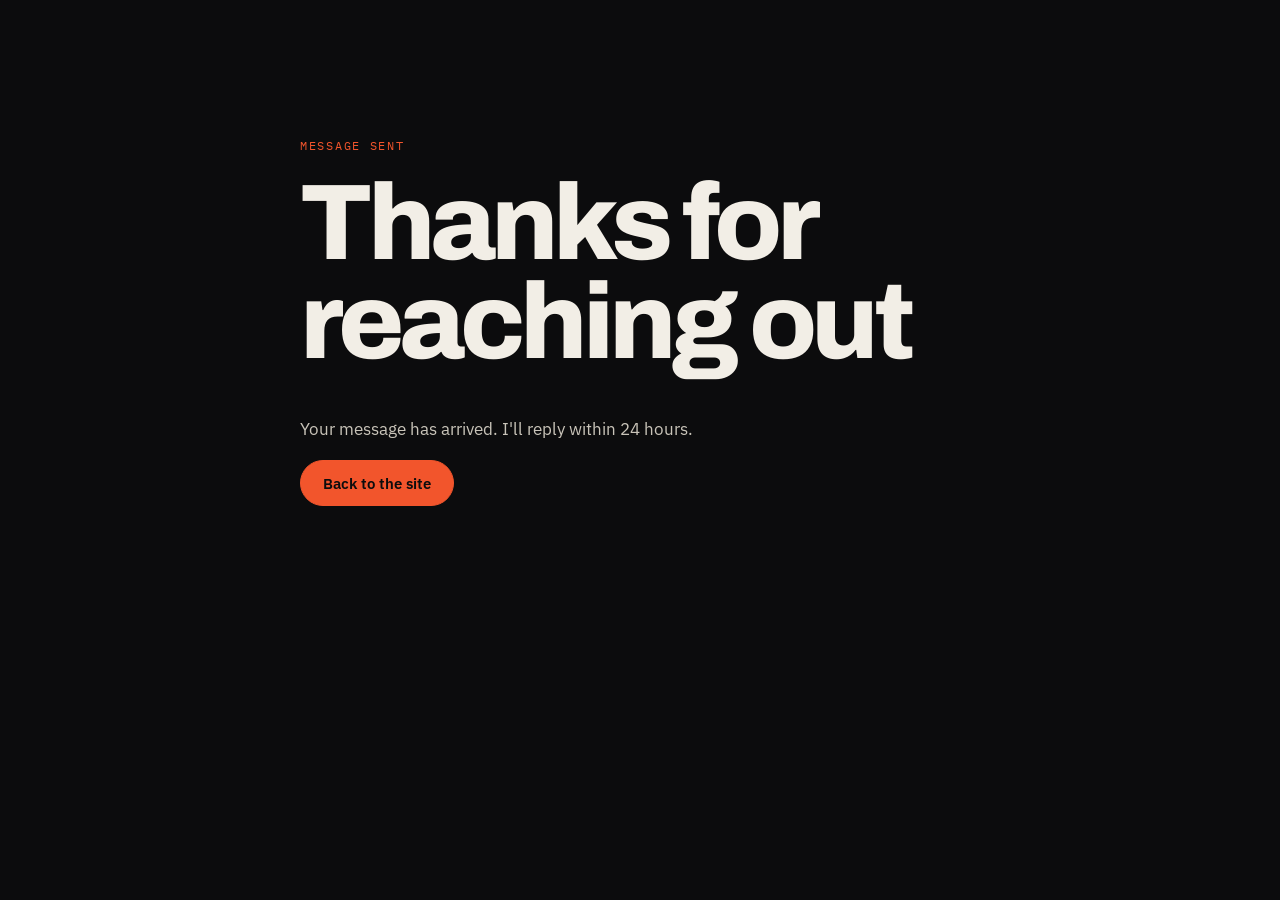
<file: thank-you.html>
<!doctype html>
<html lang="en">
<head>
  <meta charset="utf-8">
  <meta name="viewport" content="width=device-width, initial-scale=1">
  <title>Message sent | Talha Ather</title>
  <meta name="robots" content="noindex">
  <link rel="icon" href="/assets/favicon.svg" type="image/svg+xml">
  <link rel="preload" href="/fonts/archivo-var.woff2" as="font" type="font/woff2" crossorigin>
  <link rel="stylesheet" href="/css/styles.css">
</head>
<body>
  <main id="main">
    <section>
      <div class="container prose">
        <span class="eyebrow">Message sent</span>
        <h1>Thanks for reaching out</h1>
        <p>Your message has arrived. I'll reply within 24 hours.</p>
        <a class="btn btn-primary" href="/">Back to the site</a>
      </div>
    </section>
  </main>
</body>
</html>
</file>
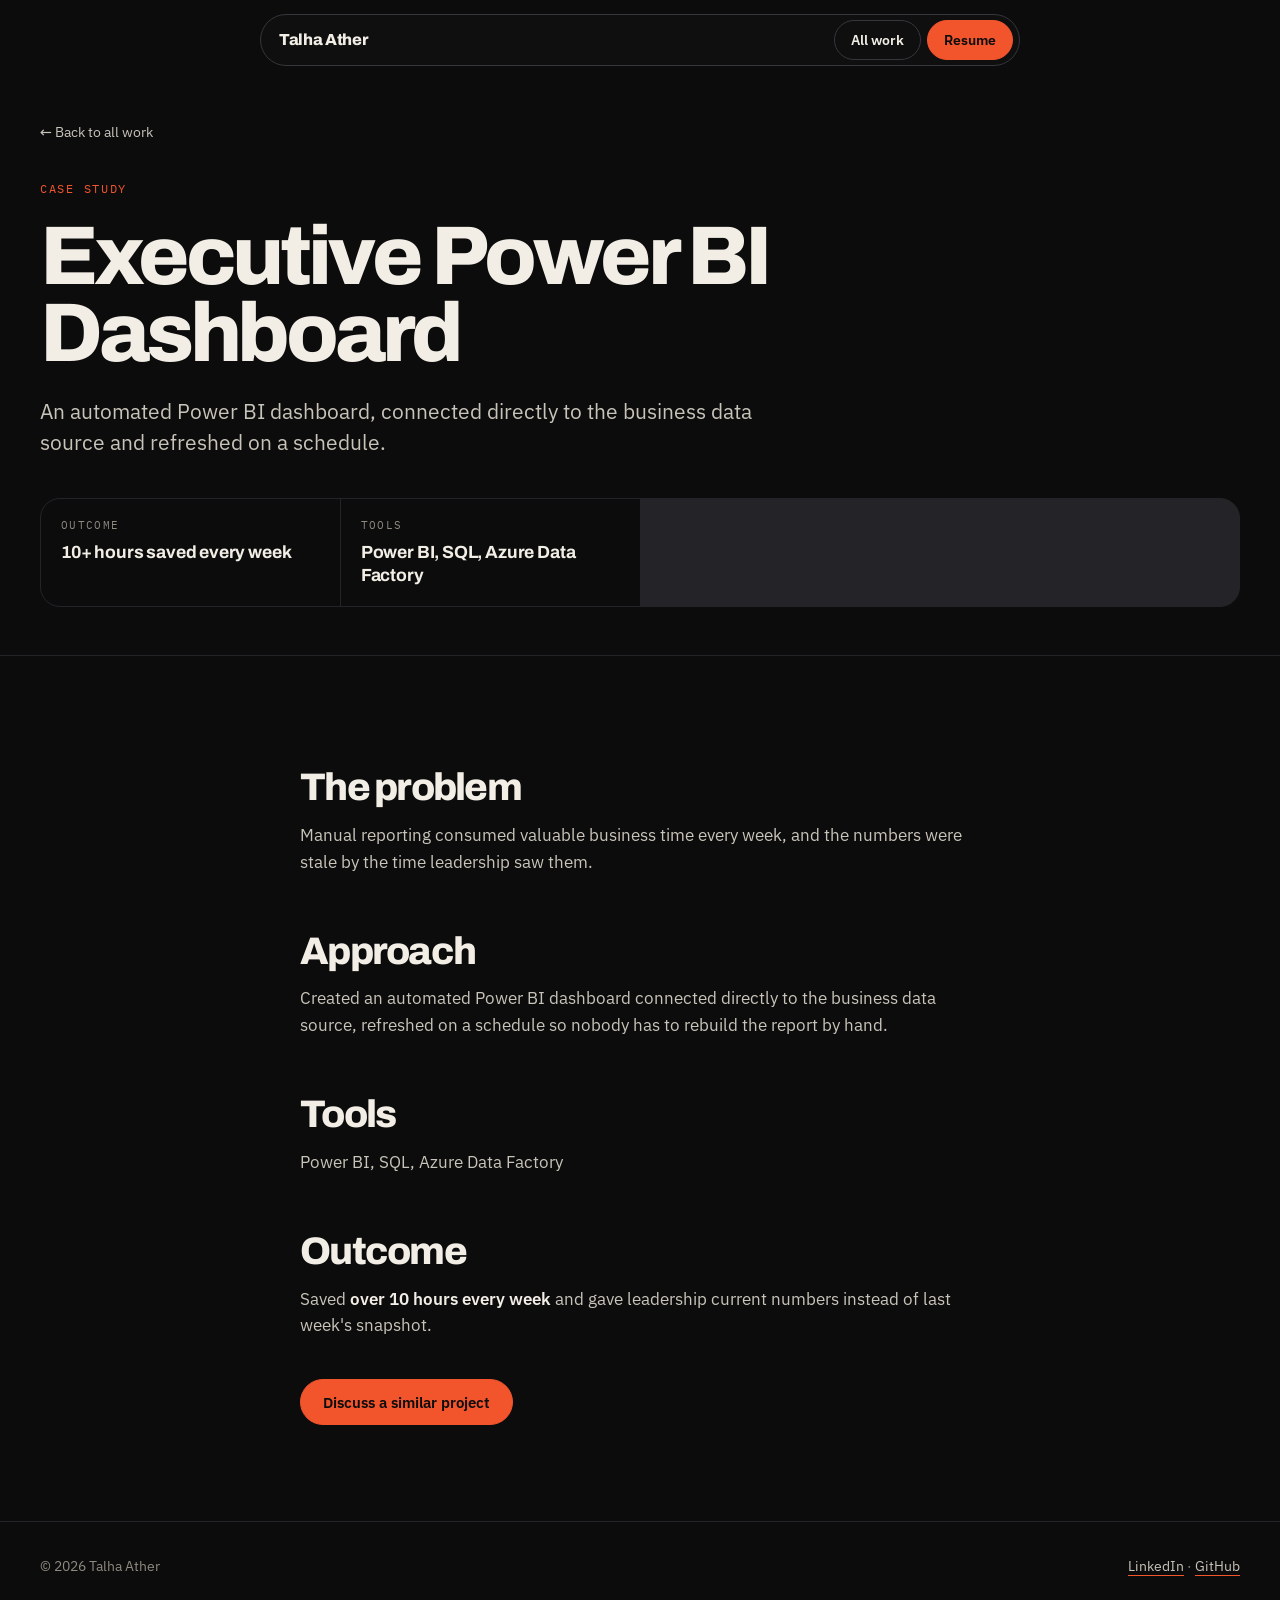
<file: case-studies/executive-dashboard.html>
<!doctype html>
<html lang="en">
<head>
  <meta charset="utf-8">
  <meta name="viewport" content="width=device-width, initial-scale=1">
  <title>Executive Power BI Dashboard | Talha Ather</title>
  <meta name="description" content="Case study: An automated Power BI dashboard, connected directly to the business data source and refreshed on a schedule.">
  <link rel="canonical" href="https://talhaather.com/case-studies/executive-dashboard.html">
  <meta property="og:title" content="Executive Power BI Dashboard | Talha Ather">
  <meta property="og:image" content="https://talhaather.com/assets/og-image.png">
  <link rel="icon" href="/assets/favicon.svg" type="image/svg+xml">
  <link rel="preload" href="/fonts/archivo-var.woff2" as="font" type="font/woff2" crossorigin>
  <link rel="stylesheet" href="/css/styles.css">
  <script>if (/[?&]todo/.test(location.search)) document.documentElement.classList.add("show-todo")</script>
  <script defer data-domain="talhaather.com" src="https://plausible.io/js/script.file-downloads.outbound-links.tagged-events.js"></script>
</head>
<body>
  <a class="skip-link" href="#main">Skip to content</a>
  <header class="site-header">
    <div class="container">
      <nav class="nav" aria-label="Main">
        <a class="brand" href="/">Talha Ather</a>
        <div class="nav-actions">
          <a class="btn btn-outline btn-sm" href="/#work">All work</a>
          <a class="btn btn-primary btn-sm" href="/assets/Talha-Ather-Resume.pdf" download>Resume</a>
        </div>
      </nav>
    </div>
  </header>

  <main id="main">
    <section class="cs-hero">
      <div class="container">
        <a class="back" href="/#work">← Back to all work</a>
        <span class="eyebrow">Case study</span>
        <h1>Executive Power BI Dashboard</h1>
        <p class="lead">An automated Power BI dashboard, connected directly to the business data source and refreshed on a schedule.</p>
        <dl class="cs-facts">
          <div><dt>Outcome</dt><dd>10+ hours saved every week</dd></div>
          <div class="todo-hide"><dt>Role</dt><dd class="todo">Your role and client type</dd></div>
          <div><dt>Tools</dt><dd>Power BI, SQL, Azure Data Factory</dd></div>
          <div class="todo-hide"><dt>Timeframe</dt><dd class="todo">e.g. 6 weeks, 2024</dd></div>
        </dl>
      </div>
    </section>

    <section class="cs-body">
      <div class="container prose">
        <h2>The problem</h2>
        <p>Manual reporting consumed valuable business time every week, and the numbers were stale by the time leadership saw them.</p>

        <h2 class="todo-hide">Data sources</h2>
        <p class="todo">Which systems or files fed this (ERP, sales exports, Excel sheets), roughly how many rows and how often it updates. Anonymise client names if needed.</p>

        <h2>Approach</h2>
        <p>Created an automated Power BI dashboard connected directly to the business data source, refreshed on a schedule so nobody has to rebuild the report by hand.</p>
        <p class="todo">2–4 steps on how you did it: cleaning, modelling, key DAX measures or forecasting method, and how you validated it.</p>

        <h2 class="todo-hide">Dashboard</h2>
        <!-- Option A: Power BI "Publish to web" embed. Paste the URL into src and delete the screenshot figure.
        <div class="embed"><iframe title="Executive Power BI Dashboard dashboard" src="" loading="lazy" allowfullscreen></iframe></div>
        -->
        <!-- Option B: screenshot. Save to /assets/screenshots/executive-dashboard.png (blur client data). -->
        <figure class="shot todo-hide">
          <p class="todo">Add a screenshot: /assets/screenshots/executive-dashboard.png, then replace this line with &lt;img src="/assets/screenshots/executive-dashboard.png" alt="..." width="1600" height="900" loading="lazy"&gt;</p>
          <figcaption>Main dashboard view.</figcaption>
        </figure>

        <h2>Tools</h2>
        <p>Power BI, SQL, Azure Data Factory</p>

        <h2>Outcome</h2>
        <p>Saved <strong>over 10 hours every week</strong> and gave leadership current numbers instead of last week's snapshot.</p>

        <h2 class="todo-hide">Lessons learned</h2>
        <p class="todo">1–2 honest lessons: what you'd do differently, or what surprised you.</p>

        <div class="section-cta">
          <!-- Fill href with a real URL to show; empty = hidden -->
          <a class="btn btn-outline" href="" target="_blank" rel="noopener">Source code</a>
          <a class="btn btn-outline" href="" target="_blank" rel="noopener">Live demo</a>
          <a class="btn btn-primary" href="/#contact">Discuss a similar project</a>
        </div>
      </div>
    </section>
  </main>

  <footer class="site-footer">
    <div class="container footer-inner">
      <p>© 2026 Talha Ather</p>
      <p><a href="https://www.linkedin.com/in/talha-ather-702497376" target="_blank" rel="noopener">LinkedIn</a> · <a href="https://github.com/talha-ather-pk" target="_blank" rel="noopener">GitHub</a></p>
    </div>
  </footer>
</body>
</html>
</file>
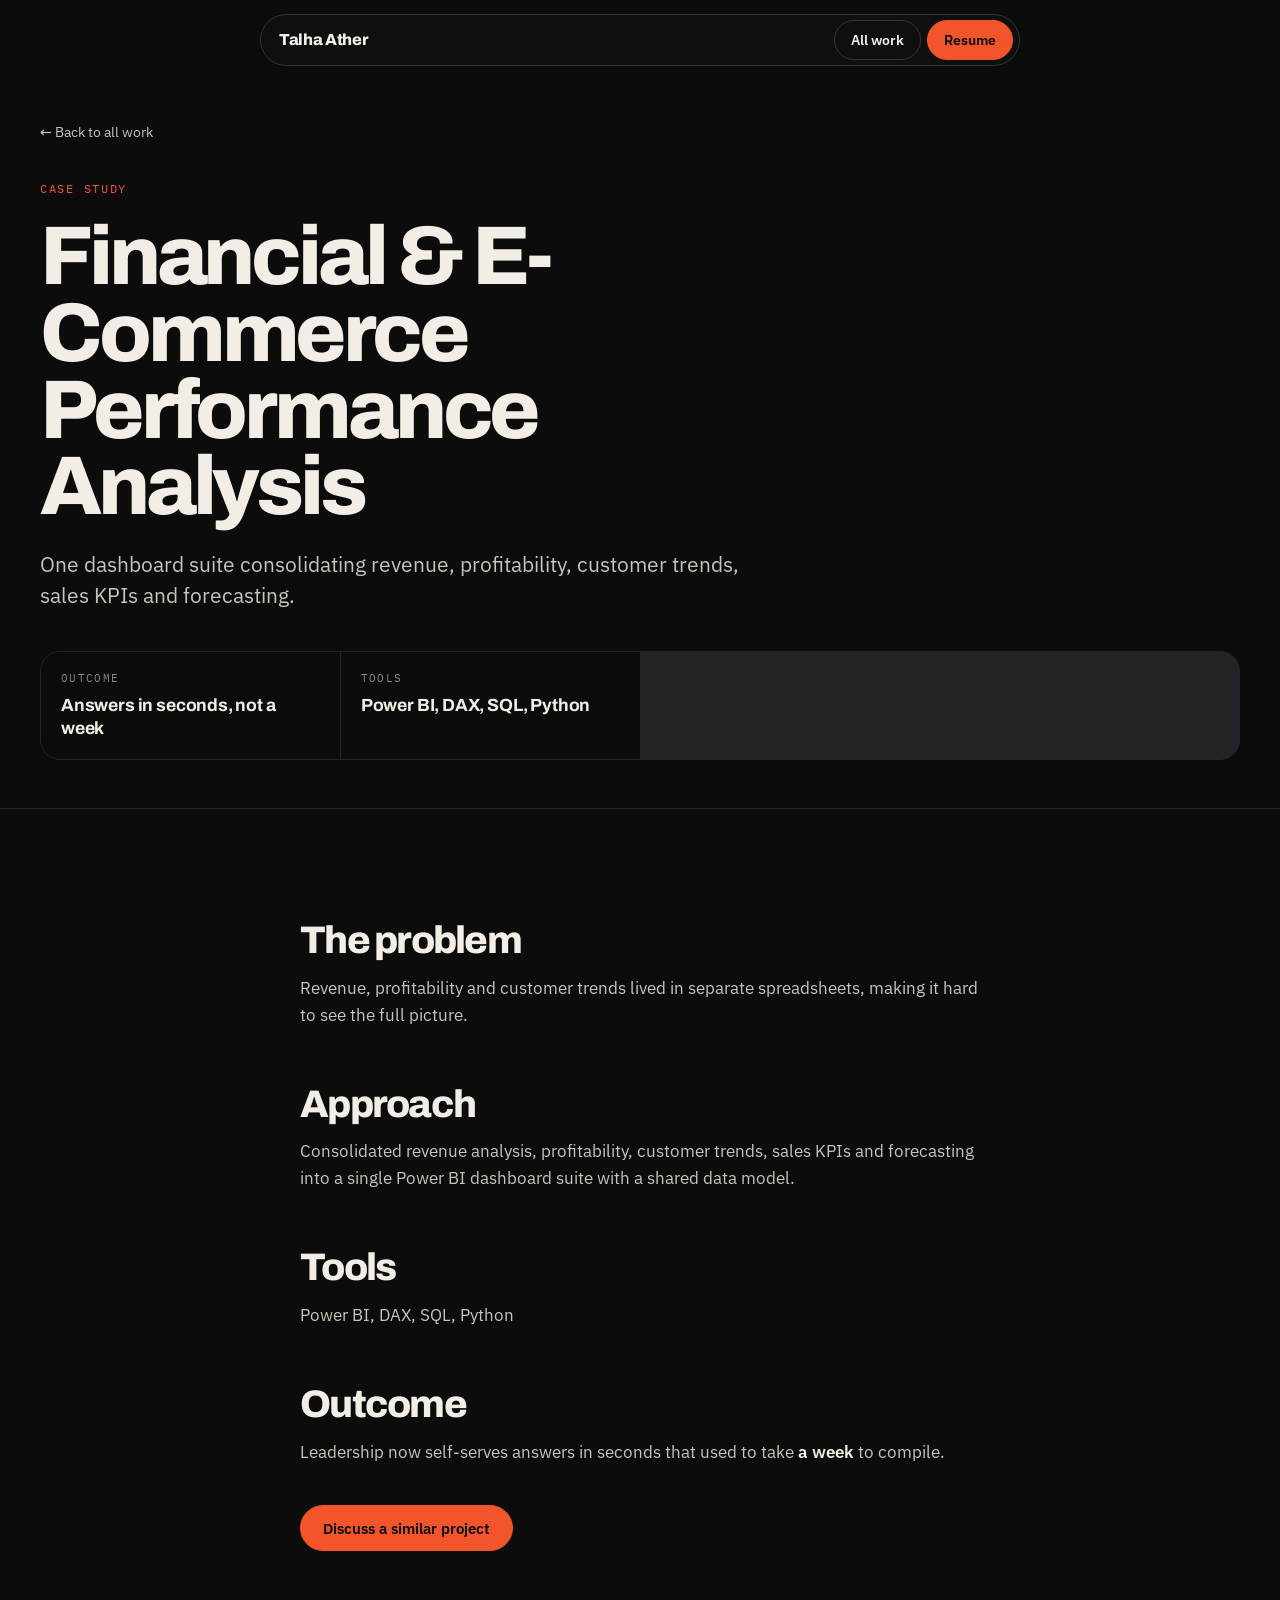
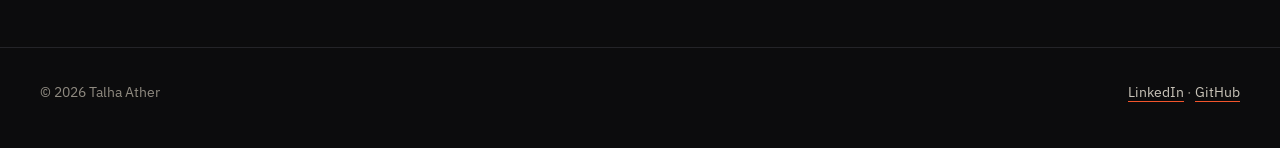
<file: case-studies/financial-ecommerce-analysis.html>
<!doctype html>
<html lang="en">
<head>
  <meta charset="utf-8">
  <meta name="viewport" content="width=device-width, initial-scale=1">
  <title>Financial &amp; E-Commerce Performance Analysis | Talha Ather</title>
  <meta name="description" content="Case study: One dashboard suite consolidating revenue, profitability, customer trends, sales KPIs and forecasting.">
  <link rel="canonical" href="https://talhaather.com/case-studies/financial-ecommerce-analysis.html">
  <meta property="og:title" content="Financial &amp; E-Commerce Performance Analysis | Talha Ather">
  <meta property="og:image" content="https://talhaather.com/assets/og-image.png">
  <link rel="icon" href="/assets/favicon.svg" type="image/svg+xml">
  <link rel="preload" href="/fonts/archivo-var.woff2" as="font" type="font/woff2" crossorigin>
  <link rel="stylesheet" href="/css/styles.css">
  <script>if (/[?&]todo/.test(location.search)) document.documentElement.classList.add("show-todo")</script>
  <script defer data-domain="talhaather.com" src="https://plausible.io/js/script.file-downloads.outbound-links.tagged-events.js"></script>
</head>
<body>
  <a class="skip-link" href="#main">Skip to content</a>
  <header class="site-header">
    <div class="container">
      <nav class="nav" aria-label="Main">
        <a class="brand" href="/">Talha Ather</a>
        <div class="nav-actions">
          <a class="btn btn-outline btn-sm" href="/#work">All work</a>
          <a class="btn btn-primary btn-sm" href="/assets/Talha-Ather-Resume.pdf" download>Resume</a>
        </div>
      </nav>
    </div>
  </header>

  <main id="main">
    <section class="cs-hero">
      <div class="container">
        <a class="back" href="/#work">← Back to all work</a>
        <span class="eyebrow">Case study</span>
        <h1>Financial &amp; E-Commerce Performance Analysis</h1>
        <p class="lead">One dashboard suite consolidating revenue, profitability, customer trends, sales KPIs and forecasting.</p>
        <dl class="cs-facts">
          <div><dt>Outcome</dt><dd>Answers in seconds, not a week</dd></div>
          <div class="todo-hide"><dt>Role</dt><dd class="todo">Your role and client type</dd></div>
          <div><dt>Tools</dt><dd>Power BI, DAX, SQL, Python</dd></div>
          <div class="todo-hide"><dt>Timeframe</dt><dd class="todo">e.g. 6 weeks, 2024</dd></div>
        </dl>
      </div>
    </section>

    <section class="cs-body">
      <div class="container prose">
        <h2>The problem</h2>
        <p>Revenue, profitability and customer trends lived in separate spreadsheets, making it hard to see the full picture.</p>

        <h2 class="todo-hide">Data sources</h2>
        <p class="todo">Which systems or files fed this (ERP, sales exports, Excel sheets), roughly how many rows and how often it updates. Anonymise client names if needed.</p>

        <h2>Approach</h2>
        <p>Consolidated revenue analysis, profitability, customer trends, sales KPIs and forecasting into a single Power BI dashboard suite with a shared data model.</p>
        <p class="todo">2–4 steps on how you did it: cleaning, modelling, key DAX measures or forecasting method, and how you validated it.</p>

        <h2 class="todo-hide">Dashboard</h2>
        <!-- Option A: Power BI "Publish to web" embed. Paste the URL into src and delete the screenshot figure.
        <div class="embed"><iframe title="Financial &amp; E-Commerce Performance Analysis dashboard" src="" loading="lazy" allowfullscreen></iframe></div>
        -->
        <!-- Option B: screenshot. Save to /assets/screenshots/financial-ecommerce-analysis.png (blur client data). -->
        <figure class="shot todo-hide">
          <p class="todo">Add a screenshot: /assets/screenshots/financial-ecommerce-analysis.png, then replace this line with &lt;img src="/assets/screenshots/financial-ecommerce-analysis.png" alt="..." width="1600" height="900" loading="lazy"&gt;</p>
          <figcaption>Main dashboard view.</figcaption>
        </figure>

        <h2>Tools</h2>
        <p>Power BI, DAX, SQL, Python</p>

        <h2>Outcome</h2>
        <p>Leadership now self-serves answers in seconds that used to take <strong>a week</strong> to compile.</p>

        <h2 class="todo-hide">Lessons learned</h2>
        <p class="todo">1–2 honest lessons: what you'd do differently, or what surprised you.</p>

        <div class="section-cta">
          <!-- Fill href with a real URL to show; empty = hidden -->
          <a class="btn btn-outline" href="" target="_blank" rel="noopener">Source code</a>
          <a class="btn btn-outline" href="" target="_blank" rel="noopener">Live demo</a>
          <a class="btn btn-primary" href="/#contact">Discuss a similar project</a>
        </div>
      </div>
    </section>
  </main>

  <footer class="site-footer">
    <div class="container footer-inner">
      <p>© 2026 Talha Ather</p>
      <p><a href="https://www.linkedin.com/in/talha-ather-702497376" target="_blank" rel="noopener">LinkedIn</a> · <a href="https://github.com/talha-ather-pk" target="_blank" rel="noopener">GitHub</a></p>
    </div>
  </footer>
</body>
</html>
</file>
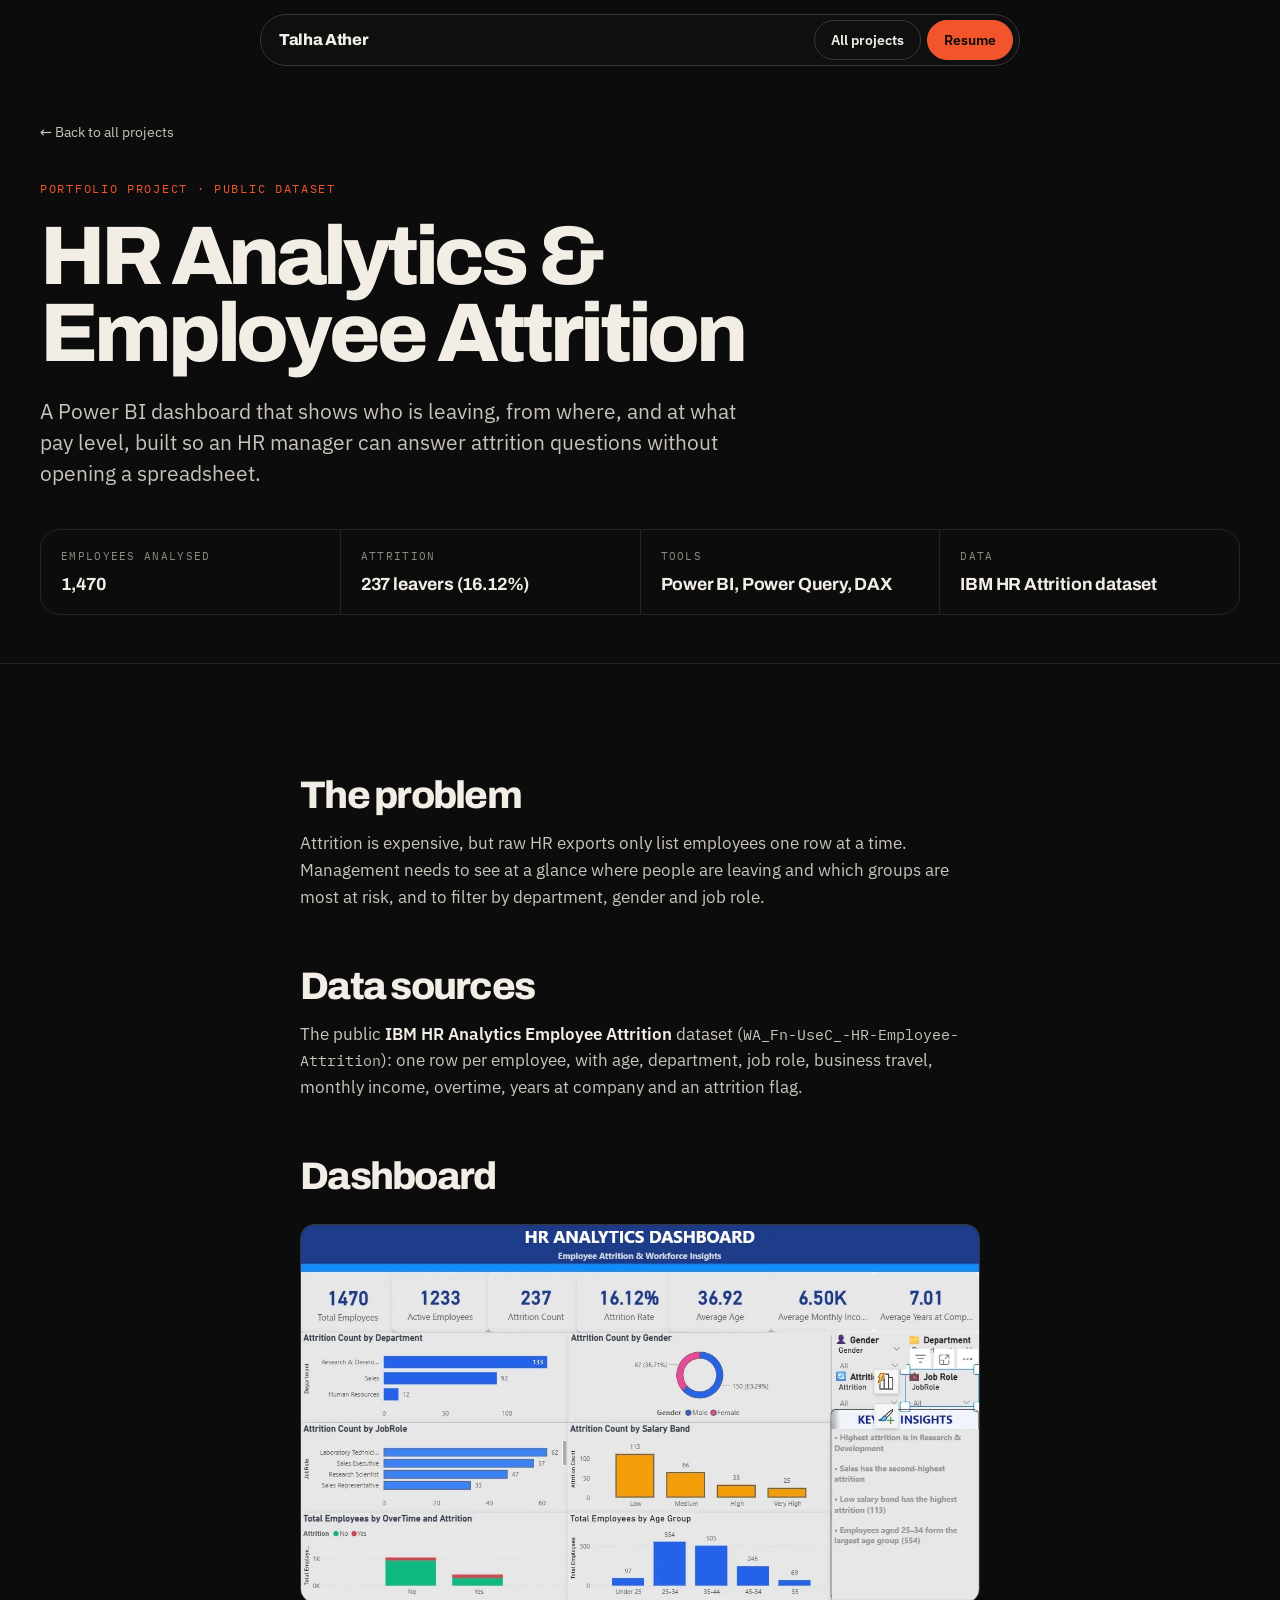
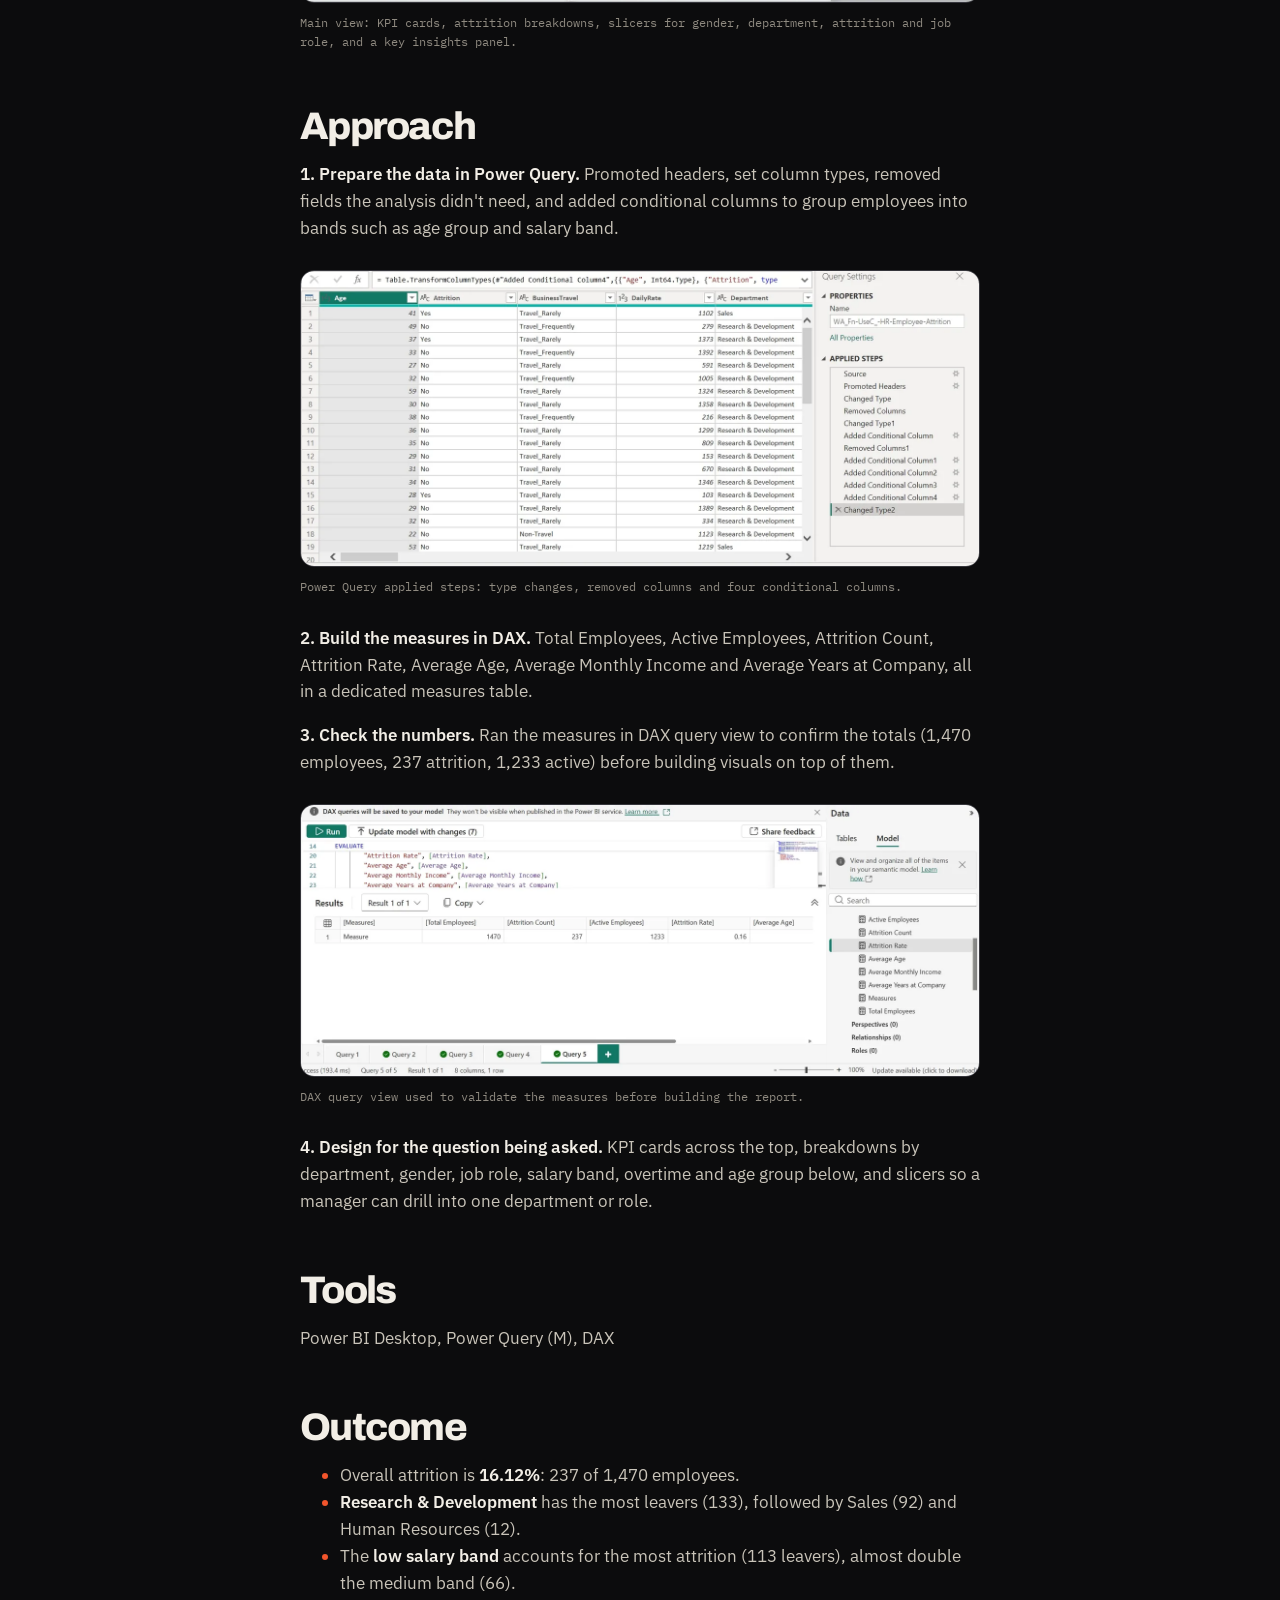
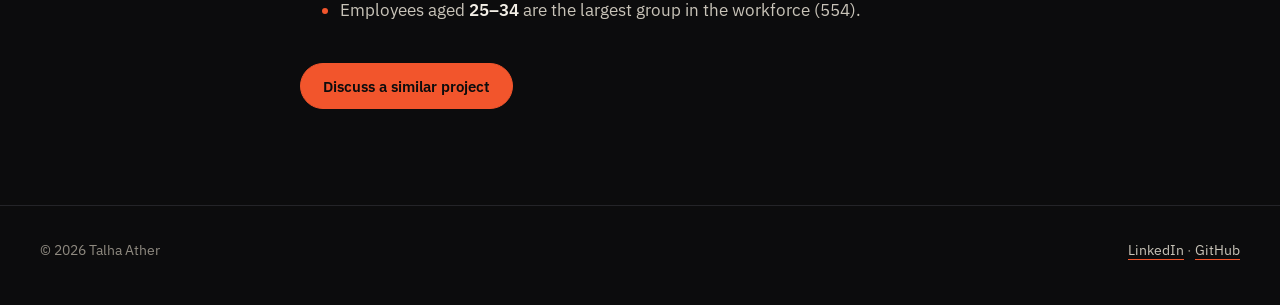
<file: case-studies/hr-attrition.html>
<!doctype html>
<html lang="en">
<head>
  <meta charset="utf-8">
  <meta name="viewport" content="width=device-width, initial-scale=1">
  <title>HR Analytics &amp; Employee Attrition | Talha Ather</title>
  <meta name="description" content="Case study: a Power BI dashboard analysing attrition across 1,470 employees, built with Power Query and DAX measures.">
  <link rel="canonical" href="https://talhaather.com/case-studies/hr-attrition.html">
  <meta property="og:title" content="HR Analytics &amp; Employee Attrition | Talha Ather">
  <meta property="og:image" content="https://talhaather.com/assets/screenshots/hr-attrition-dashboard.webp">
  <link rel="icon" href="/assets/favicon.svg" type="image/svg+xml">
  <link rel="preload" href="/fonts/archivo-var.woff2" as="font" type="font/woff2" crossorigin>
  <link rel="stylesheet" href="/css/styles.css">
  <script>if (/[?&]todo/.test(location.search)) document.documentElement.classList.add("show-todo")</script>
  <script defer data-domain="talhaather.com" src="https://plausible.io/js/script.file-downloads.outbound-links.tagged-events.js"></script>
</head>
<body>
  <a class="skip-link" href="#main">Skip to content</a>
  <header class="site-header">
    <div class="container">
      <nav class="nav" aria-label="Main">
        <a class="brand" href="/">Talha Ather</a>
        <div class="nav-actions">
          <a class="btn btn-outline btn-sm" href="/#projects">All projects</a>
          <a class="btn btn-primary btn-sm" href="/assets/Talha-Ather-Resume.pdf" download>Resume</a>
        </div>
      </nav>
    </div>
  </header>

  <main id="main">
    <section class="cs-hero">
      <div class="container">
        <a class="back" href="/#projects">← Back to all projects</a>
        <span class="eyebrow">Portfolio project · public dataset</span>
        <h1>HR Analytics &amp; Employee Attrition</h1>
        <p class="lead">A Power BI dashboard that shows who is leaving, from where, and at what pay level, built so an HR manager can answer attrition questions without opening a spreadsheet.</p>
        <dl class="cs-facts">
          <div><dt>Employees analysed</dt><dd>1,470</dd></div>
          <div><dt>Attrition</dt><dd>237 leavers (16.12%)</dd></div>
          <div><dt>Tools</dt><dd>Power BI, Power Query, DAX</dd></div>
          <div><dt>Data</dt><dd>IBM HR Attrition dataset</dd></div>
        </dl>
      </div>
    </section>

    <section class="cs-body">
      <div class="container prose">
        <h2>The problem</h2>
        <p>Attrition is expensive, but raw HR exports only list employees one row at a time. Management needs to see at a glance where people are leaving and which groups are most at risk, and to filter by department, gender and job role.</p>

        <h2>Data sources</h2>
        <p>The public <strong>IBM HR Analytics Employee Attrition</strong> dataset (<code>WA_Fn-UseC_-HR-Employee-Attrition</code>): one row per employee, with age, department, job role, business travel, monthly income, overtime, years at company and an attrition flag.</p>

        <h2>Dashboard</h2>
        <figure class="shot">
          <a href="/assets/screenshots/hr-attrition-dashboard.webp" target="_blank" rel="noopener" title="Open full size"><img src="/assets/screenshots/hr-attrition-dashboard.webp" alt="HR Analytics dashboard in Power BI: 1,470 total employees, 1,233 active, 237 attrition, 16.12% attrition rate, average age 36.92, with charts of attrition by department, gender, job role, salary band, overtime and age group." width="1178" height="655" loading="lazy"></a>
          <figcaption>Main view: KPI cards, attrition breakdowns, slicers for gender, department, attrition and job role, and a key insights panel.</figcaption>
        </figure>

        <h2>Approach</h2>
        <p><strong>1. Prepare the data in Power Query.</strong> Promoted headers, set column types, removed fields the analysis didn't need, and added conditional columns to group employees into bands such as age group and salary band.</p>
        <figure class="shot">
          <a href="/assets/screenshots/hr-attrition-power-query.webp" target="_blank" rel="noopener" title="Open full size"><img src="/assets/screenshots/hr-attrition-power-query.webp" alt="Power Query editor showing the employee table and the applied steps: Source, Promoted Headers, Changed Type, Removed Columns, Added Conditional Column 1 to 4, Changed Type 2." width="1400" height="610" loading="lazy"></a>
          <figcaption>Power Query applied steps: type changes, removed columns and four conditional columns.</figcaption>
        </figure>
        <p><strong>2. Build the measures in DAX.</strong> Total Employees, Active Employees, Attrition Count, Attrition Rate, Average Age, Average Monthly Income and Average Years at Company, all in a dedicated measures table.</p>
        <p><strong>3. Check the numbers.</strong> Ran the measures in DAX query view to confirm the totals (1,470 employees, 237 attrition, 1,233 active) before building visuals on top of them.</p>
        <figure class="shot">
          <a href="/assets/screenshots/hr-attrition-dax.webp" target="_blank" rel="noopener" title="Open full size"><img src="/assets/screenshots/hr-attrition-dax.webp" alt="Power BI DAX query view evaluating the measures: Total Employees 1470, Attrition Count 237, Active Employees 1233, Attrition Rate 0.16." width="1400" height="560" loading="lazy"></a>
          <figcaption>DAX query view used to validate the measures before building the report.</figcaption>
        </figure>
        <p><strong>4. Design for the question being asked.</strong> KPI cards across the top, breakdowns by department, gender, job role, salary band, overtime and age group below, and slicers so a manager can drill into one department or role.</p>

        <h2>Tools</h2>
        <p>Power BI Desktop, Power Query (M), DAX</p>

        <h2>Outcome</h2>
        <ul>
          <li>Overall attrition is <strong>16.12%</strong>: 237 of 1,470 employees.</li>
          <li><strong>Research &amp; Development</strong> has the most leavers (133), followed by Sales (92) and Human Resources (12).</li>
          <li>The <strong>low salary band</strong> accounts for the most attrition (113 leavers), almost double the medium band (66).</li>
          <li>Employees aged <strong>25–34</strong> are the largest group in the workforce (554).</li>
        </ul>

        <h2 class="todo-hide">Lessons learned</h2>
        <p class="todo">1–2 honest lessons, e.g. counts vs rates: R&amp;D has the most leavers, but it is also the biggest department. Attrition rate by department would show which team actually loses people fastest.</p>

        <div class="section-cta">
          <!-- Fill href with a real URL to show; empty = hidden -->
          <a class="btn btn-outline" href="" target="_blank" rel="noopener">Download .pbix</a>
          <a class="btn btn-outline" href="" target="_blank" rel="noopener">Live report</a>
          <a class="btn btn-primary" href="/#contact">Discuss a similar project</a>
        </div>
      </div>
    </section>
  </main>

  <footer class="site-footer">
    <div class="container footer-inner">
      <p>© 2026 Talha Ather</p>
      <p><a href="https://www.linkedin.com/in/talha-ather-702497376" target="_blank" rel="noopener">LinkedIn</a> · <a href="https://github.com/talha-ather-pk" target="_blank" rel="noopener">GitHub</a></p>
    </div>
  </footer>
</body>
</html>
</file>
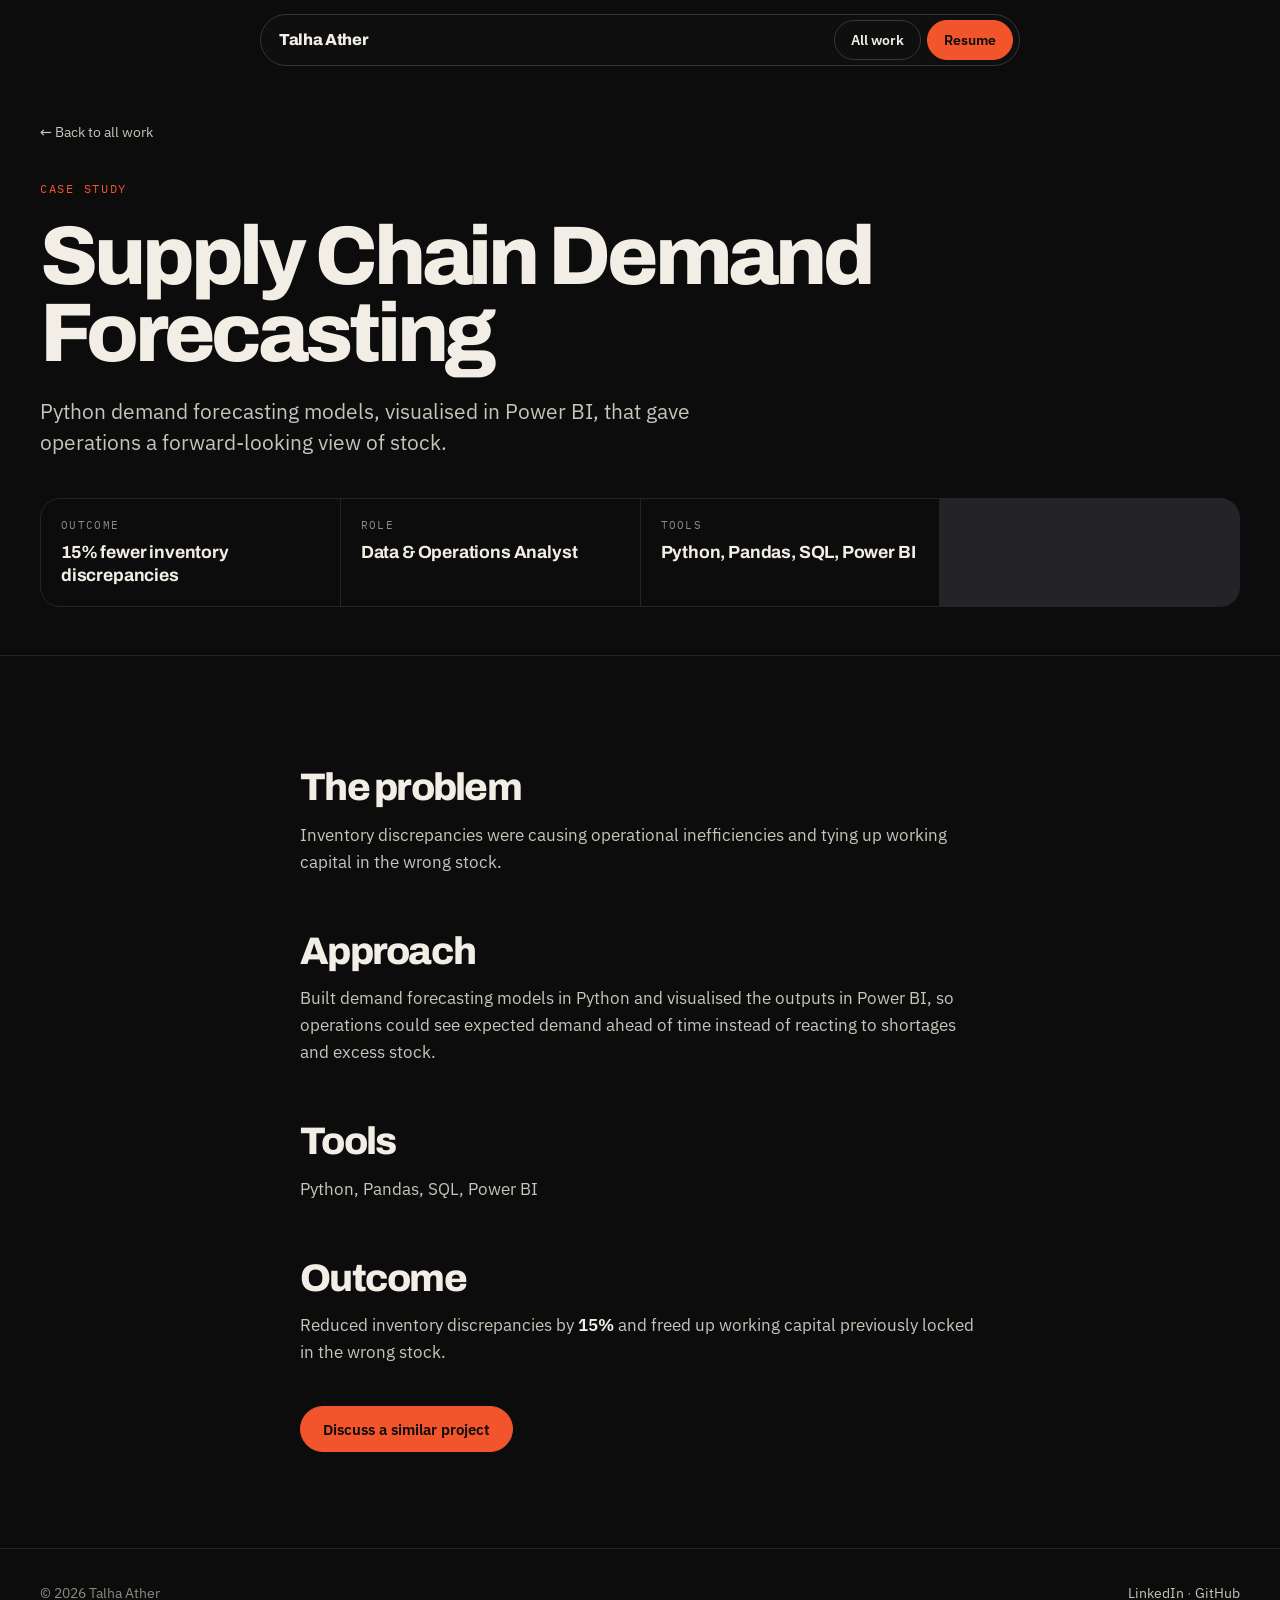
<file: case-studies/supply-chain-forecasting.html>
<!doctype html>
<html lang="en">
<head>
  <meta charset="utf-8">
  <meta name="viewport" content="width=device-width, initial-scale=1">
  <title>Supply Chain Demand Forecasting | Talha Ather</title>
  <meta name="description" content="Case study: Python demand forecasting models, visualised in Power BI, that gave operations a forward-looking view of stock.">
  <link rel="canonical" href="https://talhaather.com/case-studies/supply-chain-forecasting.html">
  <meta property="og:title" content="Supply Chain Demand Forecasting | Talha Ather">
  <meta property="og:image" content="https://talhaather.com/assets/og-image.png">
  <link rel="icon" href="/assets/favicon.svg" type="image/svg+xml">
  <link rel="preload" href="/fonts/archivo-var.woff2" as="font" type="font/woff2" crossorigin>
  <link rel="stylesheet" href="/css/styles.css">
  <script>if (/[?&]todo/.test(location.search)) document.documentElement.classList.add("show-todo")</script>
  <script defer data-domain="talhaather.com" src="https://plausible.io/js/script.file-downloads.outbound-links.tagged-events.js"></script>
</head>
<body>
  <a class="skip-link" href="#main">Skip to content</a>
  <header class="site-header">
    <div class="container">
      <nav class="nav" aria-label="Main">
        <a class="brand" href="/">Talha Ather</a>
        <div class="nav-actions">
          <a class="btn btn-outline btn-sm" href="/#work">All work</a>
          <a class="btn btn-primary btn-sm" href="/assets/Talha-Ather-Resume.pdf" download>Resume</a>
        </div>
      </nav>
    </div>
  </header>

  <main id="main">
    <section class="cs-hero">
      <div class="container">
        <a class="back" href="/#work">← Back to all work</a>
        <span class="eyebrow">Case study</span>
        <h1>Supply Chain Demand Forecasting</h1>
        <p class="lead">Python demand forecasting models, visualised in Power BI, that gave operations a forward-looking view of stock.</p>
        <dl class="cs-facts">
          <div><dt>Outcome</dt><dd>15% fewer inventory discrepancies</dd></div>
          <div><dt>Role</dt><dd>Data &amp; Operations Analyst</dd></div>
          <div><dt>Tools</dt><dd>Python, Pandas, SQL, Power BI</dd></div>
          <div class="todo-hide"><dt>Timeframe</dt><dd class="todo">e.g. 6 weeks, 2024</dd></div>
        </dl>
      </div>
    </section>

    <section class="cs-body">
      <div class="container prose">
        <h2>The problem</h2>
        <p>Inventory discrepancies were causing operational inefficiencies and tying up working capital in the wrong stock.</p>

        <h2 class="todo-hide">Data sources</h2>
        <p class="todo">Which systems or files fed this (ERP, sales exports, Excel sheets), roughly how many rows and how often it updates. Anonymise client names if needed.</p>

        <h2>Approach</h2>
        <p>Built demand forecasting models in Python and visualised the outputs in Power BI, so operations could see expected demand ahead of time instead of reacting to shortages and excess stock.</p>
        <p class="todo">2–4 steps on how you did it: cleaning, modelling, key DAX measures or forecasting method, and how you validated it.</p>

        <h2 class="todo-hide">Dashboard</h2>
        <!-- Option A: Power BI "Publish to web" embed. Paste the URL into src and delete the screenshot figure.
        <div class="embed"><iframe title="Supply Chain Demand Forecasting dashboard" src="" loading="lazy" allowfullscreen></iframe></div>
        -->
        <!-- Option B: screenshot. Save to /assets/screenshots/supply-chain-forecasting.png (blur client data). -->
        <figure class="shot todo-hide">
          <p class="todo">Add a screenshot: /assets/screenshots/supply-chain-forecasting.png, then replace this line with &lt;img src="/assets/screenshots/supply-chain-forecasting.png" alt="..." width="1600" height="900" loading="lazy"&gt;</p>
          <figcaption>Main dashboard view.</figcaption>
        </figure>

        <h2>Tools</h2>
        <p>Python, Pandas, SQL, Power BI</p>

        <h2>Outcome</h2>
        <p>Reduced inventory discrepancies by <strong>15%</strong> and freed up working capital previously locked in the wrong stock.</p>

        <h2 class="todo-hide">Lessons learned</h2>
        <p class="todo">1–2 honest lessons: what you'd do differently, or what surprised you.</p>

        <div class="section-cta">
          <!-- Fill href with a real URL to show; empty = hidden -->
          <a class="btn btn-outline" href="" target="_blank" rel="noopener">Source code</a>
          <a class="btn btn-outline" href="" target="_blank" rel="noopener">Live demo</a>
          <a class="btn btn-primary" href="/#contact">Discuss a similar project</a>
        </div>
      </div>
    </section>
  </main>

  <footer class="site-footer">
    <div class="container footer-inner">
      <p>© 2026 Talha Ather</p>
      <p><a href="https://www.linkedin.com/in/talha-ather-702497376" target="_blank" rel="noopener">LinkedIn</a> · <a href="https://github.com/talha-ather-pk" target="_blank" rel="noopener">GitHub</a></p>
    </div>
  </footer>
</body>
</html>
</file>
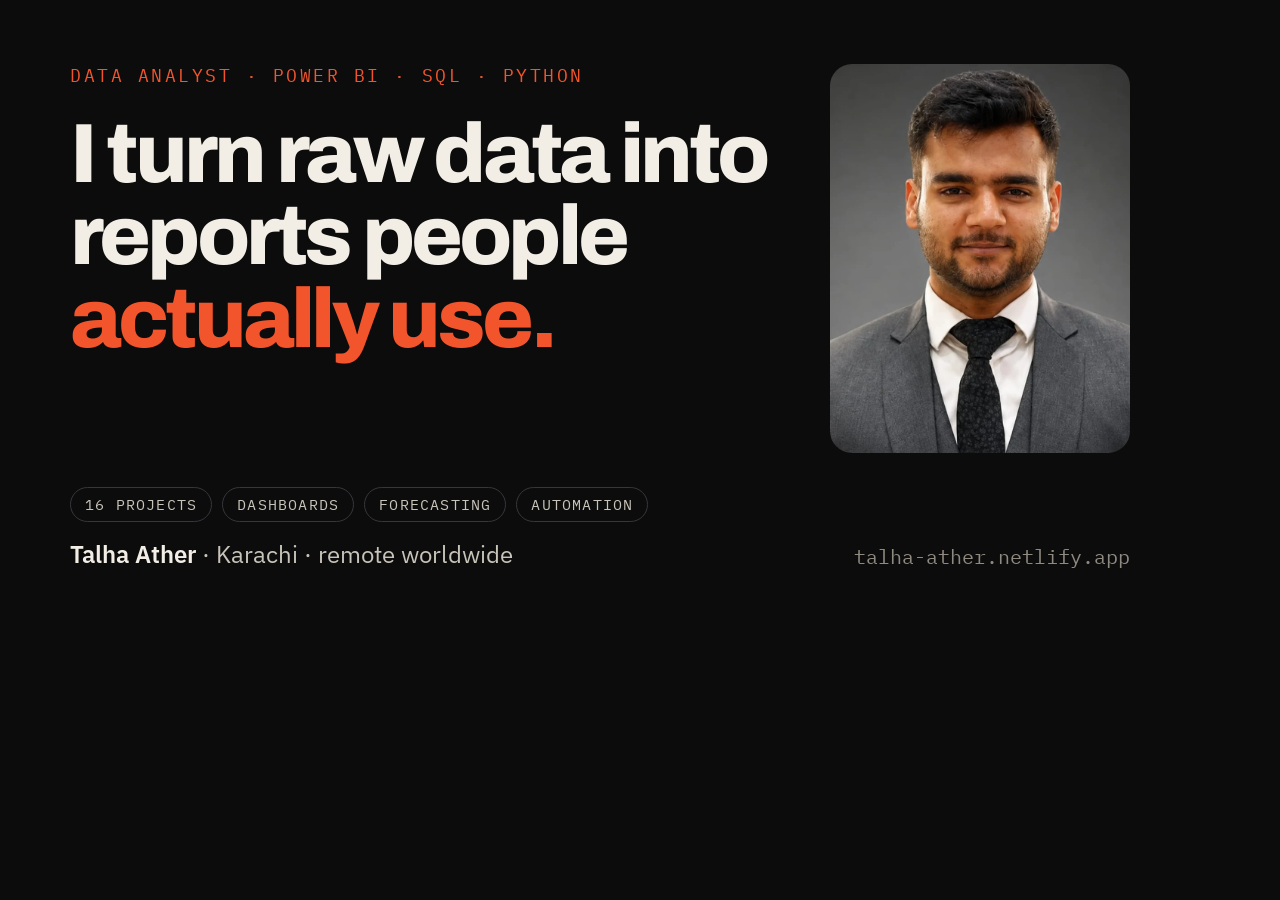
<file: tools/og.html>
<!doctype html>
<!-- Source of assets/og-image.png (1200x630). Re-render with Edge headless: see NOTES.md. -->
<html><head><meta charset="utf-8"><style>
@font-face { font-family: 'Archivo'; font-weight: 500 800; src: url(../fonts/archivo-var.woff2) format('woff2'); }
@font-face { font-family: 'IBM Plex Sans'; font-weight: 400 600; src: url(../fonts/ibm-plex-sans-var.woff2) format('woff2'); }
@font-face { font-family: 'IBM Plex Mono'; font-weight: 400; src: url(../fonts/ibm-plex-mono-400-normal.woff2) format('woff2'); }
html, body { margin: 0; width: 1200px; height: 630px; overflow: hidden; background: #0c0c0d; color: #f2eee6; }
.wrap { position: relative; width: 1200px; height: 630px; box-sizing: border-box; padding: 64px 70px; }
.kick { font: 400 18px 'IBM Plex Mono', monospace; letter-spacing: .14em; text-transform: uppercase; color: #f2552c; }
h1 { font: 800 84px/0.98 'Archivo', sans-serif; letter-spacing: -.045em; margin: 26px 0 0; width: 760px; }
h1 em { font-style: normal; color: #f2552c; }
.who { position: absolute; left: 70px; bottom: 60px; font: 400 24px 'IBM Plex Sans', sans-serif; color: #c9c4b9; }
.who b { color: #f2eee6; font-weight: 600; }
.chips { position: absolute; left: 70px; bottom: 108px; display: flex; gap: 10px; }
.chips span { font: 400 15px 'IBM Plex Mono', monospace; letter-spacing: .08em; text-transform: uppercase; color: #c9c4b9;
  border: 1px solid #36363c; border-radius: 999px; padding: 7px 14px; }
.photo { position: absolute; right: 70px; top: 64px; width: 300px; height: 389px; border-radius: 22px; object-fit: cover; }
.url { position: absolute; right: 70px; bottom: 60px; font: 400 20px 'IBM Plex Mono', monospace; color: #8f8a80; }
</style></head><body><div class="wrap">
  <div class="kick">Data analyst · Power BI · SQL · Python</div>
  <h1>I turn raw data into reports people <em>actually use.</em></h1>
  <img class="photo" src="../assets/talha-ather.webp" alt="">
  <div class="chips"><span>16 projects</span><span>Dashboards</span><span>Forecasting</span><span>Automation</span></div>
  <div class="who"><b>Talha Ather</b> · Karachi · remote worldwide</div>
  <div class="url">talha-ather.netlify.app</div>
</div></body></html>
</file>
<file: css/styles.css>
/* Self-hosted fonts (latin subset): Archivo, IBM Plex Sans/Mono, SIL Open Font License */
@font-face { font-family: 'Archivo'; font-style: normal; font-weight: 500 800; font-display: swap; src: url(/fonts/archivo-var.woff2) format('woff2'); unicode-range: U+0000-00FF, U+0131, U+0152-0153, U+02BB-02BC, U+02C6, U+02DA, U+02DC, U+0304, U+0308, U+0329, U+2000-206F, U+20AC, U+2122, U+2191, U+2193, U+2212, U+2215, U+FEFF, U+FFFD; }
@font-face { font-family: 'IBM Plex Sans'; font-style: normal; font-weight: 400 600; font-display: swap; src: url(/fonts/ibm-plex-sans-var.woff2) format('woff2'); unicode-range: U+0000-00FF, U+0131, U+0152-0153, U+02BB-02BC, U+02C6, U+02DA, U+02DC, U+0304, U+0308, U+0329, U+2000-206F, U+20AC, U+2122, U+2191, U+2193, U+2212, U+2215, U+FEFF, U+FFFD; }
@font-face { font-family: 'IBM Plex Mono'; font-style: normal; font-weight: 400; font-display: swap; src: url(/fonts/ibm-plex-mono-400-normal.woff2) format('woff2'); unicode-range: U+0000-00FF, U+0131, U+0152-0153, U+02BB-02BC, U+02C6, U+02DA, U+02DC, U+0304, U+0308, U+0329, U+2000-206F, U+20AC, U+2122, U+2191, U+2193, U+2212, U+2215, U+FEFF, U+FFFD; }
@font-face { font-family: 'IBM Plex Mono'; font-style: normal; font-weight: 500; font-display: swap; src: url(/fonts/ibm-plex-mono-500-normal.woff2) format('woff2'); unicode-range: U+0000-00FF, U+0131, U+0152-0153, U+02BB-02BC, U+02C6, U+02DA, U+02DC, U+0304, U+0308, U+0329, U+2000-206F, U+20AC, U+2122, U+2191, U+2193, U+2212, U+2215, U+FEFF, U+FFFD; }

/* Talha Ather — dark theme, oversized grotesque headlines, one vermilion accent. */
:root {
  --bg: #0c0c0d;
  --bg-2: #111113;
  --surface: #161619;
  --surface-2: #1d1d21;
  --text: #f2eee6;
  --text-2: #c9c4b9;
  --muted: #8f8a80;
  --rule: #242428;
  --rule-2: #36363c;
  --accent: #f2552c;
  --accent-soft: rgba(242, 85, 44, .12);

  --display: "Archivo", "Helvetica Neue", Arial, sans-serif;
  --sans: "IBM Plex Sans", system-ui, -apple-system, "Segoe UI", Roboto, sans-serif;
  --mono: "IBM Plex Mono", ui-monospace, "SFMono-Regular", Consolas, monospace;

  --max: 1280px;
  --gutter: 16px;
  --header-h: 76px;
  --radius: 20px;
  color-scheme: dark;
}
@media (min-width: 640px) { :root { --gutter: 40px; } }

*, *::before, *::after { box-sizing: border-box; }
html { scroll-behavior: smooth; scroll-padding-top: var(--header-h); -webkit-text-size-adjust: 100%; }
@media (prefers-reduced-motion: reduce) { html { scroll-behavior: auto; } }
body {
  margin: 0; font-family: var(--sans); font-size: 1rem; line-height: 1.6;
  color: var(--text); background: var(--bg); overflow-x: hidden;
  -webkit-font-smoothing: antialiased;
}
img { max-width: 100%; height: auto; display: block; }
a { color: inherit; text-decoration-color: var(--accent); text-decoration-thickness: 1px; text-underline-offset: 4px; }
a:hover { color: var(--accent); }
h1, h2, h3 { font-family: var(--display); font-weight: 700; line-height: 1; margin: 0 0 .4em; letter-spacing: -.035em; }
h1 { font-size: clamp(3rem, 8.4vw, 8.25rem); font-weight: 800; line-height: .92; letter-spacing: -.05em; }
h2 { font-size: clamp(2.6rem, 6.5vw, 5.5rem); font-weight: 800; letter-spacing: -.045em; }
h3 { font-size: 1.35rem; letter-spacing: -.02em; line-height: 1.15; }
p { margin: 0 0 1em; }
code { font-family: var(--mono); font-size: .88em; }
::selection { background: var(--accent); color: var(--bg); }

.container { width: 100%; max-width: var(--max); margin: 0 auto; padding: 0 var(--gutter); }
.mono, .kicker, .eyebrow { font-family: var(--mono); font-size: .76rem; letter-spacing: .14em; text-transform: uppercase; }
.kicker, .eyebrow { color: var(--accent); display: block; margin-bottom: 20px; }

.skip-link { position: absolute; left: -9999px; top: 8px; z-index: 100; background: var(--accent); color: var(--bg); padding: 8px 12px; }
.skip-link:focus { left: 8px; }
:focus-visible { outline: 2px solid var(--accent); outline-offset: 3px; }

/* Floating pill navigation */
.site-header { position: sticky; top: 0; z-index: 50; padding: 14px 0; pointer-events: none; }
.site-header .container { pointer-events: none; }
.nav {
  pointer-events: auto; display: flex; align-items: center; justify-content: flex-start; gap: 6px;
  height: 52px; padding: 0 6px 0 18px; margin: 0 auto; max-width: 760px;
  background: rgba(17, 17, 19, .78); backdrop-filter: blur(14px) saturate(140%); -webkit-backdrop-filter: blur(14px) saturate(140%);
  border: 1px solid var(--rule-2); border-radius: 999px;
}
.brand { font-family: var(--display); font-weight: 800; font-size: 1rem; letter-spacing: -.02em; text-decoration: none; white-space: nowrap; }
.brand span { color: var(--accent); }
.nav-links { display: none; list-style: none; margin: 0 0 0 14px; padding: 0 0 0 10px; gap: 2px; border-left: 1px solid var(--rule-2); }
.nav-links a { display: block; padding: 8px 12px; border-radius: 999px; font-size: .88rem; text-decoration: none; color: var(--text-2); }
.nav-links a:hover { color: var(--text); background: var(--surface-2); }
.nav-actions { display: flex; align-items: center; gap: 6px; margin-left: auto; }
.menu-toggle {
  display: inline-flex; align-items: center; justify-content: center; width: 40px; height: 40px;
  border: 0; border-radius: 999px; background: var(--surface-2); color: var(--text); cursor: pointer;
}
.mobile-menu {
  pointer-events: auto; display: none; max-width: 760px; margin: 8px auto 0; padding: 8px 20px;
  background: rgba(17, 17, 19, .95); border: 1px solid var(--rule-2); border-radius: var(--radius);
}
.mobile-menu.open { display: block; }
.mobile-menu a { display: block; padding: 12px 0; text-decoration: none; font-family: var(--display); font-weight: 700; font-size: 1.3rem; letter-spacing: -.02em; border-bottom: 1px solid var(--rule); }
.mobile-menu a:last-child { border-bottom: 0; }
@media (min-width: 900px) {
  .nav-links { display: flex; }
  .menu-toggle, .mobile-menu, .mobile-menu.open { display: none; }
}

/* Buttons */
.btn {
  display: inline-flex; align-items: center; justify-content: center; gap: 10px;
  min-height: 46px; padding: 12px 22px; border: 1px solid var(--rule-2); border-radius: 999px;
  font: 600 .95rem/1.2 var(--sans); text-decoration: none; cursor: pointer; color: var(--text); background: transparent;
  transition: background .15s, color .15s, border-color .15s, transform .15s;
}
.btn:hover { transform: translateY(-1px); }
.btn-primary { background: var(--accent); border-color: var(--accent); color: #0c0c0d; }
.btn-primary:hover { background: #ff6d47; border-color: #ff6d47; color: #0c0c0d; }
.btn-outline:hover, .btn-ghost:hover { border-color: var(--text); color: var(--text); }
.btn-sm { min-height: 40px; padding: 8px 16px; font-size: .86rem; }
.btn svg { width: 16px; height: 16px; flex: none; }
.arrow-link { font-weight: 600; text-decoration: none; color: var(--text); }
.arrow-link::after { content: "\00a0↗"; color: var(--accent); }
.arrow-link:hover { color: var(--accent); }

/* Links without a real destination are never shown (US-04) */
a[href=""], a:not([href]) { display: none !important; }

/* Sections */
section { padding: 88px 0; }
@media (min-width: 900px) { section { padding: 136px 0; } }
.section-head { display: grid; gap: 16px; margin-bottom: 48px; align-items: end; }
@media (min-width: 900px) { .section-head { grid-template-columns: 1fr auto; gap: 40px; margin-bottom: 72px; } }
.section-head h2 { margin: 0; }
.section-head .num { font-family: var(--mono); font-size: .76rem; letter-spacing: .14em; color: var(--accent); display: block; margin-bottom: 16px; }
.section-head p { color: var(--text-2); max-width: 420px; margin: 0; }
@media (min-width: 900px) { .section-head p { text-align: right; } }
.section-alt { background: var(--bg-2); border-top: 1px solid var(--rule); border-bottom: 1px solid var(--rule); }

/* Hero */
.hero { padding: 40px 0 72px; }
@media (min-width: 900px) { .hero { padding: 72px 0 96px; } }
.hero-grid { display: grid; gap: 32px; align-items: end; }
@media (min-width: 900px) { .hero-grid { grid-template-columns: minmax(0, 1fr) 300px; gap: 56px; } }
.hero h1 { margin: 0; }
.hero h1 em { font-style: normal; color: var(--accent); }
.portrait { margin: 0; position: relative; }
@media (max-width: 899px) {
  /* Phones: small portrait above the headline so the intro and buttons stay near the top */
  .portrait { order: -1; max-width: 132px; }
  .portrait figcaption { left: 6px; bottom: 6px; padding: 4px 8px; font-size: .6rem; }
  .hero-grid { gap: 24px; }
}
.portrait img { width: 100%; aspect-ratio: 397 / 515; object-fit: cover; border-radius: var(--radius); filter: grayscale(.15) contrast(1.03); }
.portrait figcaption {
  position: absolute; left: 12px; bottom: 12px; display: inline-flex; align-items: center; gap: 8px;
  padding: 6px 12px; border-radius: 999px; background: rgba(12, 12, 13, .82); backdrop-filter: blur(6px);
  font-family: var(--mono); font-size: .7rem; letter-spacing: .08em; text-transform: uppercase; color: var(--text); white-space: nowrap;
}
.portrait figcaption::before { content: ""; width: 7px; height: 7px; border-radius: 50%; background: #3ddc84; box-shadow: 0 0 0 3px rgba(61, 220, 132, .2); }
.hero-foot { display: grid; gap: 28px; margin-top: 40px; padding-top: 28px; border-top: 1px solid var(--rule-2); }
@media (min-width: 900px) { .hero-foot { grid-template-columns: minmax(0, 1fr) auto; align-items: start; gap: 56px; } }
.hero-foot .intro { font-size: 1.12rem; color: var(--text-2); max-width: 56ch; margin: 0; }
.hero-foot .intro strong { color: var(--text); font-weight: 600; }
.audience { display: flex; flex-wrap: wrap; gap: 10px; }
@media (min-width: 900px) { .audience { justify-content: flex-end; } }
.audience .btn { flex-direction: column; align-items: flex-start; gap: 2px; border-radius: 18px; padding: 12px 20px; text-align: left; }
.audience .btn small { font-weight: 400; font-size: .78rem; opacity: .8; }
.hero-meta { display: flex; flex-wrap: wrap; gap: 6px 22px; font-size: .88rem; color: var(--muted); margin-top: 14px; }
@media (min-width: 900px) { .hero-meta { justify-content: flex-end; } }
.hero-meta a { color: var(--text-2); }

/* Figures (US-03) */
.figures { padding: 0 0 24px; }
.figures-grid { display: grid; grid-template-columns: repeat(2, minmax(0, 1fr)); gap: 1px; background: var(--rule); border: 1px solid var(--rule); border-radius: var(--radius); overflow: hidden; }
@media (min-width: 900px) { .figures-grid { grid-template-columns: repeat(4, 1fr); } }
.figure { background: var(--bg); padding: 24px 20px; }
@media (min-width: 900px) { .figure { padding: 32px 28px; } }
.stat-value { font-family: var(--display); font-weight: 800; font-size: clamp(2.4rem, 5.5vw, 4rem); line-height: 1; letter-spacing: -.04em; font-variant-numeric: tabular-nums; }
.stat-label { font-family: var(--mono); font-size: .7rem; letter-spacing: .1em; text-transform: uppercase; color: var(--muted); margin-top: 12px; }

/* Scroll story with the 3D sculpture */
.story-section { padding-top: 56px; }
.story { position: relative; display: grid; grid-template-columns: minmax(0, 1fr); }
.story-visual { grid-column: 1; grid-row: 1 / span 3; position: relative; z-index: 0; }
.story-visual .sticky { position: sticky; top: var(--header-h); height: 52svh; }
.story-visual canvas { width: 100%; height: 100%; display: block; opacity: 0; transition: opacity 1s ease; }
.story-visual.is-ready canvas { opacity: 1; }
.story-visual.no-webgl { display: none; }
.story-step { grid-column: 1; position: relative; z-index: 1; min-height: 100svh; display: flex; align-items: flex-end; padding-bottom: 10svh; }
.story-step.s1 { grid-row: 1; }
.story-step.s2 { grid-row: 2; }
.story-step.s3 { grid-row: 3; }
.step-card { background: rgba(12, 12, 13, .9); padding: 20px 0; border-top: 1px solid var(--rule-2); max-width: 480px; }
.step-card .mono { color: var(--accent); display: block; margin-bottom: 14px; }
.step-card h2 { font-size: clamp(2rem, 4.4vw, 3.4rem); }
.step-card p { color: var(--text-2); margin: 0; font-size: 1.05rem; }
@media (min-width: 900px) {
  .story { grid-template-columns: minmax(0, 5fr) minmax(0, 7fr); column-gap: 40px; }
  .story-visual { grid-column: 2; }
  .story-visual .sticky { height: calc(100vh - var(--header-h)); }
  .story-step { align-items: center; padding-bottom: 0; min-height: 100vh; }
  .story-step .step-card { background: none; transition: opacity .4s ease; }
  .js .story-step .step-card { opacity: .25; }
  .js .story-step.is-active .step-card { opacity: 1; }
}

/* Work: metric tiles (US-04, US-09) */
.tiles { display: grid; gap: 16px; }
@media (min-width: 800px) { .tiles { grid-template-columns: repeat(3, 1fr); } }
.tile {
  display: flex; flex-direction: column; min-height: 420px; padding: 28px; border-radius: var(--radius);
  background: var(--surface); border: 1px solid var(--rule); position: relative; overflow: hidden;
  transition: border-color .2s, transform .2s;
}
.tile:hover { border-color: var(--rule-2); transform: translateY(-3px); }
.tile .meta { font-family: var(--mono); font-size: .7rem; letter-spacing: .12em; text-transform: uppercase; color: var(--muted); }
.tile .result { font-family: var(--display); font-weight: 800; font-size: clamp(3.6rem, 7vw, 5.6rem); line-height: .9; letter-spacing: -.05em; color: var(--accent); margin: 28px 0 6px; }
.tile .result-label { font-family: var(--mono); font-size: .72rem; letter-spacing: .1em; text-transform: uppercase; color: var(--text-2); }
.tile h3 { margin-top: auto; padding-top: 40px; font-size: 1.5rem; }
.tile h3 a { text-decoration: none; }
.tile h3 a::after { content: ""; position: absolute; inset: 0; }
.tile p { color: var(--text-2); font-size: .95rem; }
.tile .tools { font-family: var(--mono); font-size: .76rem; color: var(--muted); }
.tile .links { position: relative; z-index: 1; display: flex; flex-wrap: wrap; gap: 6px 18px; margin-top: 16px; font-size: .9rem; }

/* Featured project showcase */
.subhead { font-family: var(--mono); font-size: .76rem; letter-spacing: .14em; text-transform: uppercase; color: var(--muted); margin: 96px 0 20px; }
.showcase { margin: 0; border-radius: var(--radius); background: var(--surface); border: 1px solid var(--rule); overflow: hidden; }
.showcase-img { display: block; background: #e9e9e9; }
.showcase-img img { width: 100%; }
.showcase-body { display: grid; gap: 28px; padding: 28px; }
@media (min-width: 900px) { .showcase-body { grid-template-columns: minmax(0, 1fr) auto; gap: 48px; padding: 36px 40px; } }
.showcase h3 { font-size: clamp(1.6rem, 3vw, 2.4rem); }
.showcase h3 a { text-decoration: none; }
.facts { display: grid; gap: 10px; margin: 18px 0 0; }
.facts div { display: grid; grid-template-columns: 90px 1fr; gap: 12px; }
.facts dt { font-family: var(--mono); font-size: .72rem; letter-spacing: .1em; text-transform: uppercase; color: var(--accent); padding-top: 4px; }
.facts dd { margin: 0; color: var(--text-2); }
.proof { display: flex; flex-wrap: wrap; gap: 10px; align-content: start; }
@media (min-width: 900px) { .proof { flex-direction: column; min-width: 220px; } }

/* Project rows */
.rows { list-style: none; margin: 16px 0 0; padding: 0; border-top: 1px solid var(--rule); }
.row { display: grid; gap: 8px; padding: 26px 0; border-bottom: 1px solid var(--rule); }
@media (min-width: 900px) { .row { grid-template-columns: 220px minmax(0, 1fr) 160px; gap: 32px; align-items: baseline; } }
.row .meta { font-family: var(--mono); font-size: .72rem; letter-spacing: .1em; text-transform: uppercase; color: var(--muted); }
.row h3 { margin-bottom: 6px; }
.row h3 a { text-decoration: none; }
.row p { color: var(--text-2); margin-bottom: 8px; }
.row .tools { font-family: var(--mono); font-size: .76rem; color: var(--muted); }
@media (min-width: 900px) { .row .links { text-align: right; } }

/* Experience (US-05) */
.roles { list-style: none; margin: 0; padding: 0; border-top: 1px solid var(--rule); }
.role { display: grid; gap: 10px; padding: 32px 0; border-bottom: 1px solid var(--rule); }
@media (min-width: 900px) { .role { grid-template-columns: 220px minmax(0, 1fr); gap: 32px; } }
.role .date { font-family: var(--mono); font-size: .8rem; color: var(--muted); padding-top: 6px; white-space: nowrap; }
.role h3 { font-size: 1.6rem; margin-bottom: 4px; }
.role .org { color: var(--accent); margin-bottom: 16px; font-weight: 500; }
.role ul { margin: 0; padding-left: 1.1em; max-width: 72ch; }
.role li { margin-bottom: 8px; color: var(--text-2); }
.role li::marker { color: var(--accent); }
.role strong { color: var(--text); }
.section-cta { display: flex; flex-wrap: wrap; gap: 10px; margin-top: 40px; }

/* Credentials (US-06) */
.cred-cols { display: grid; gap: 48px; }
@media (min-width: 900px) { .cred-cols { grid-template-columns: 1fr 1fr; gap: 48px; } }
.ledger-group h3 { font-family: var(--mono); font-weight: 400; font-size: .76rem; text-transform: uppercase; letter-spacing: .14em; color: var(--muted); margin-bottom: 12px; }
.ledger { list-style: none; margin: 0; padding: 0; border-top: 1px solid var(--rule); }
.ledger li { display: grid; grid-template-columns: minmax(0, 1fr) auto; gap: 4px 16px; padding: 16px 0; border-bottom: 1px solid var(--rule); }
.ledger .title { font-family: var(--display); font-weight: 600; font-size: 1.12rem; letter-spacing: -.01em; line-height: 1.3; }
.ledger .sub { grid-column: 1; color: var(--muted); font-size: .9rem; }
.ledger .when { grid-column: 2; grid-row: 1; font-family: var(--mono); font-size: .76rem; color: var(--muted); white-space: nowrap; padding-top: 4px; }
.ledger a { text-decoration: underline; text-decoration-color: var(--accent); }

/* Skills (US-10) */
.skill-cols { display: grid; gap: 16px; }
@media (min-width: 900px) { .skill-cols { grid-template-columns: repeat(3, 1fr); } }
.skill-cols > div { padding: 28px; border-radius: var(--radius); background: var(--surface); border: 1px solid var(--rule); }
.skill-cols h3 { margin-bottom: 4px; }
.skill-cols > div > p { color: var(--muted); font-size: .9rem; }
.chips { list-style: none; display: flex; flex-wrap: wrap; gap: 8px; margin: 18px 0 0; padding: 0; }
.chip { padding: 7px 14px; border-radius: 999px; border: 1px solid var(--rule-2); font-size: .88rem; color: var(--text-2); }
.daily .chip { border-color: rgba(242, 85, 44, .45); color: var(--text); background: var(--accent-soft); }

/* Services & process */
.services { display: grid; gap: 16px; }
@media (min-width: 700px) { .services { grid-template-columns: 1fr 1fr; } }
@media (min-width: 1000px) { .services { grid-template-columns: repeat(3, 1fr); } }
.service { padding: 28px; border-radius: var(--radius); background: var(--surface); border: 1px solid var(--rule); }
.service .mono { color: var(--accent); display: block; margin-bottom: 28px; }
.service h3 { margin-bottom: 8px; }
.service p { color: var(--text-2); margin: 0; font-size: .95rem; }
.steps { list-style: none; margin: 16px 0 0; padding: 0; display: grid; counter-reset: step; border-top: 1px solid var(--rule); }
@media (min-width: 700px) { .steps { grid-template-columns: 1fr 1fr; column-gap: 40px; } }
.steps li { counter-increment: step; display: grid; grid-template-columns: 48px 1fr; padding: 18px 0; border-bottom: 1px solid var(--rule); }
.steps li::before { content: counter(step, decimal-leading-zero); font-family: var(--mono); font-size: .78rem; color: var(--accent); padding-top: 3px; }
.steps h3 { font-family: var(--sans); font-size: 1rem; font-weight: 600; margin: 0 0 2px; letter-spacing: 0; }
.steps p { color: var(--muted); font-size: .92rem; margin: 0; grid-column: 2; }

/* FAQ */
.faq { border-top: 1px solid var(--rule); max-width: 900px; }
.faq details { padding: 24px 0; border-bottom: 1px solid var(--rule); }
.faq summary { cursor: pointer; list-style: none; display: flex; justify-content: space-between; gap: 16px; font-family: var(--display); font-weight: 700; font-size: 1.35rem; letter-spacing: -.02em; line-height: 1.3; }
.faq summary::-webkit-details-marker { display: none; }
.faq summary::after { content: "+"; color: var(--accent); font-weight: 500; }
.faq details[open] summary::after { content: "–"; }
.faq details p { color: var(--text-2); margin: 12px 0 0; max-width: 64ch; }

/* Contact (US-14) */
.contact-grid { display: grid; gap: 40px; }
@media (min-width: 900px) { .contact-grid { grid-template-columns: 340px minmax(0, 1fr); gap: 72px; } }
.contact-list { list-style: none; padding: 0; margin: 0; border-top: 1px solid var(--rule); }
.contact-list li { padding: 16px 0; border-bottom: 1px solid var(--rule); }
.contact-list span { display: block; font-family: var(--mono); font-size: .7rem; text-transform: uppercase; letter-spacing: .12em; color: var(--muted); margin-bottom: 2px; }
.form { padding: 28px; border-radius: var(--radius); background: var(--surface); border: 1px solid var(--rule); }
@media (min-width: 900px) { .form { padding: 40px; } }
.form-row { display: grid; gap: 0 24px; }
@media (min-width: 560px) { .form-row.two { grid-template-columns: 1fr 1fr; } }
.field { display: grid; gap: 6px; margin-bottom: 22px; }
.field label, .field legend { font-family: var(--mono); font-size: .72rem; text-transform: uppercase; letter-spacing: .12em; color: var(--muted); }
.field .optional { text-transform: none; letter-spacing: 0; }
input, select, textarea {
  width: 100%; font: 400 1rem/1.4 var(--sans); color: var(--text); background: var(--bg);
  border: 1px solid var(--rule-2); border-radius: 12px; padding: 12px 14px; min-height: 48px;
  -webkit-appearance: none; appearance: none;
}
select { background-image: linear-gradient(45deg, transparent 50%, var(--text-2) 50%), linear-gradient(135deg, var(--text-2) 50%, transparent 50%); background-position: calc(100% - 20px) 55%, calc(100% - 15px) 55%; background-size: 5px 5px; background-repeat: no-repeat; }
textarea { min-height: 140px; resize: vertical; }
input:focus, select:focus, textarea:focus { outline: none; border-color: var(--accent); box-shadow: 0 0 0 3px var(--accent-soft); }
fieldset.field { border: 0; padding: 0; margin: 0 0 22px; min-width: 0; }
.segmented { display: grid; grid-template-columns: 1fr 1fr; gap: 4px; padding: 4px; margin-top: 8px; background: var(--bg); border: 1px solid var(--rule-2); border-radius: 999px; }
.segmented input { position: absolute; opacity: 0; width: 1px; height: 1px; }
.segmented label {
  display: flex; align-items: center; justify-content: center; min-height: 40px; cursor: pointer; border-radius: 999px;
  font: 600 .9rem var(--sans); text-transform: none; letter-spacing: 0; color: var(--text-2);
}
.segmented input:checked + label { background: var(--text); color: var(--bg); }
.segmented input:focus-visible + label { outline: 2px solid var(--accent); outline-offset: 2px; }
.hidden-field { display: none; }
.form-status { margin-top: 16px; padding: 12px 16px; border-radius: 12px; font-weight: 500; }
.form-status.success { background: rgba(61, 220, 132, .1); color: #6ee7a0; }
.form-status.error { background: var(--accent-soft); color: #ff8a6b; }
[hidden] { display: none !important; }

/* Footer */
.site-footer { border-top: 1px solid var(--rule); padding: 32px 0 44px; font-size: .9rem; color: var(--muted); }
.footer-inner { display: flex; flex-wrap: wrap; justify-content: space-between; gap: 12px 24px; }
.footer-inner p { margin: 0; }
.footer-inner a { color: var(--text-2); }
.socials { display: flex; gap: 22px; }
/* Decorative wordmark drawn from a data attribute, so it isn't read as low-contrast text */
.footer-big { margin: 0 0 32px; user-select: none; }
.footer-big::before { content: attr(data-text); display: block; font-family: var(--display); font-weight: 800; letter-spacing: -.05em; font-size: clamp(3rem, 12vw, 11rem); line-height: .85; color: var(--surface-2); white-space: nowrap; }

/* Case study pages */
.cs-hero { padding: 40px 0 48px; border-bottom: 1px solid var(--rule); }
.back { display: flex; width: fit-content; text-decoration: none; font-size: .9rem; margin-bottom: 36px; color: var(--text-2); }
.back:hover { color: var(--accent); }
.cs-hero h1 { font-size: clamp(2.6rem, 6.5vw, 5.5rem); max-width: 16ch; margin-bottom: 24px; }
.lead { font-size: clamp(1.1rem, 1.8vw, 1.3rem); line-height: 1.5; color: var(--text-2); max-width: 56ch; }
.cs-facts { display: grid; grid-template-columns: repeat(2, minmax(0, 1fr)); gap: 1px; margin: 40px 0 0; background: var(--rule); border: 1px solid var(--rule); border-radius: var(--radius); overflow: hidden; }
@media (min-width: 800px) { .cs-facts { grid-template-columns: repeat(4, 1fr); } }
.cs-facts div { padding: 18px 20px; background: var(--bg); }
.cs-facts dt { font-family: var(--mono); font-size: .68rem; text-transform: uppercase; letter-spacing: .12em; color: var(--muted); }
.cs-facts dd { margin: 8px 0 0; font-family: var(--display); font-weight: 700; font-size: 1.1rem; letter-spacing: -.01em; line-height: 1.3; }
.cs-body { padding: 56px 0 96px; }
.prose { max-width: 760px; }
.prose h2 { font-size: clamp(1.8rem, 3.5vw, 2.4rem); margin-top: 56px; }
.prose p, .prose li { color: var(--text-2); font-size: 1.05rem; }
.prose li::marker { color: var(--accent); }
.prose strong { color: var(--text); font-weight: 600; }
.shot { margin: 28px 0; }
.shot img { border-radius: 14px; border: 1px solid var(--rule-2); }
.shot figcaption { font-family: var(--mono); font-size: .76rem; color: var(--muted); margin-top: 10px; }
.embed { position: relative; aspect-ratio: 16 / 10; border: 1px solid var(--rule-2); border-radius: 14px; overflow: hidden; }
.embed iframe { position: absolute; inset: 0; width: 100%; height: 100%; border: 0; }

/* Content still to be supplied */
.todo { border: 2px dashed #d97706; background: #fffbeb; color: #92400e !important; padding: 12px 14px; font-size: .9rem; font-weight: 500; border-radius: 8px; }
.todo::before { content: "TODO: "; font-weight: 800; }
/* Live site: hide placeholders (.todo) and the headings/blocks they would leave empty (.todo-hide).
   Add ?todo to a URL to see them. When you fill a placeholder in, remove todo-hide from its parent. */
html:not(.show-todo) .todo,
html:not(.show-todo) .todo-hide { display: none !important; }

/* Data portfolio grid (generated by tools/build_projects.py) */
#data-portfolio { margin-bottom: 8px; }
.pgrid-intro { color: var(--text-2); max-width: 720px; margin: -6px 0 22px; }
.pfilter { display: flex; flex-wrap: wrap; gap: 8px; margin-bottom: 24px; }
.pfilter button { font-family: var(--mono); font-size: .74rem; letter-spacing: .08em; text-transform: uppercase; color: var(--text-2);
  background: transparent; border: 1px solid var(--rule-2); border-radius: 999px; padding: 7px 14px; cursor: pointer; }
.pfilter button:hover { color: var(--text); border-color: var(--muted); }
.pfilter button[aria-pressed="true"] { color: var(--bg); background: var(--text); border-color: var(--text); }
.pgrid { display: grid; gap: 16px; grid-template-columns: minmax(0, 1fr); }
@media (min-width: 700px) { .pgrid { grid-template-columns: repeat(2, minmax(0, 1fr)); } }
@media (min-width: 1100px) { .pgrid { grid-template-columns: repeat(3, minmax(0, 1fr)); } }
.pcard { display: flex; flex-direction: column; background: var(--surface); border: 1px solid var(--rule); border-radius: var(--radius);
  overflow: hidden; transition: border-color .2s, transform .2s; }
.pcard:hover { border-color: var(--rule-2); transform: translateY(-3px); }
@media (prefers-reduced-motion: reduce) { .pcard, .pcard:hover { transition: none; transform: none; } }
.pcard[hidden] { display: none; }
.pcard-img { display: block; background: #f4f4f2; border-bottom: 1px solid var(--rule); }
.pcard-img img { display: block; width: 100%; height: auto; aspect-ratio: 16 / 10; object-fit: cover; object-position: top; }
.pcard-body { display: flex; flex-direction: column; gap: 8px; padding: 20px 22px 22px; flex: 1; }
.pcard .meta { font-family: var(--mono); font-size: .68rem; letter-spacing: .12em; text-transform: uppercase; color: var(--muted); }
.pcard-result { display: flex; align-items: baseline; gap: 10px; flex-wrap: wrap; }
.pcard .num-big { font-family: var(--display); font-weight: 800; font-size: 2.2rem; line-height: 1; letter-spacing: -.04em; color: var(--accent); }
.pcard .result-label { font-family: var(--mono); font-size: .7rem; letter-spacing: .08em; text-transform: uppercase; color: var(--text-2); }
.pcard h3 { font-size: 1.2rem; margin: 6px 0 0; }
.pcard h3 a { text-decoration: none; }
.pcard h3 a:hover { color: var(--accent); }
.pcard p { color: var(--text-2); font-size: .92rem; margin: 0; }
.pcard .tools { font-family: var(--mono); font-size: .74rem; color: var(--muted); margin-top: auto; padding-top: 8px; }
.pcard .links { display: flex; flex-wrap: wrap; gap: 6px 18px; font-size: .9rem; }
.pcard .links.soon { font-family: var(--mono); font-size: .72rem; letter-spacing: .08em; text-transform: uppercase; color: var(--muted); }

/* hero: jump straight to the work */
.hero-meta .jump { color: var(--accent); font-weight: 600; }
</file>
